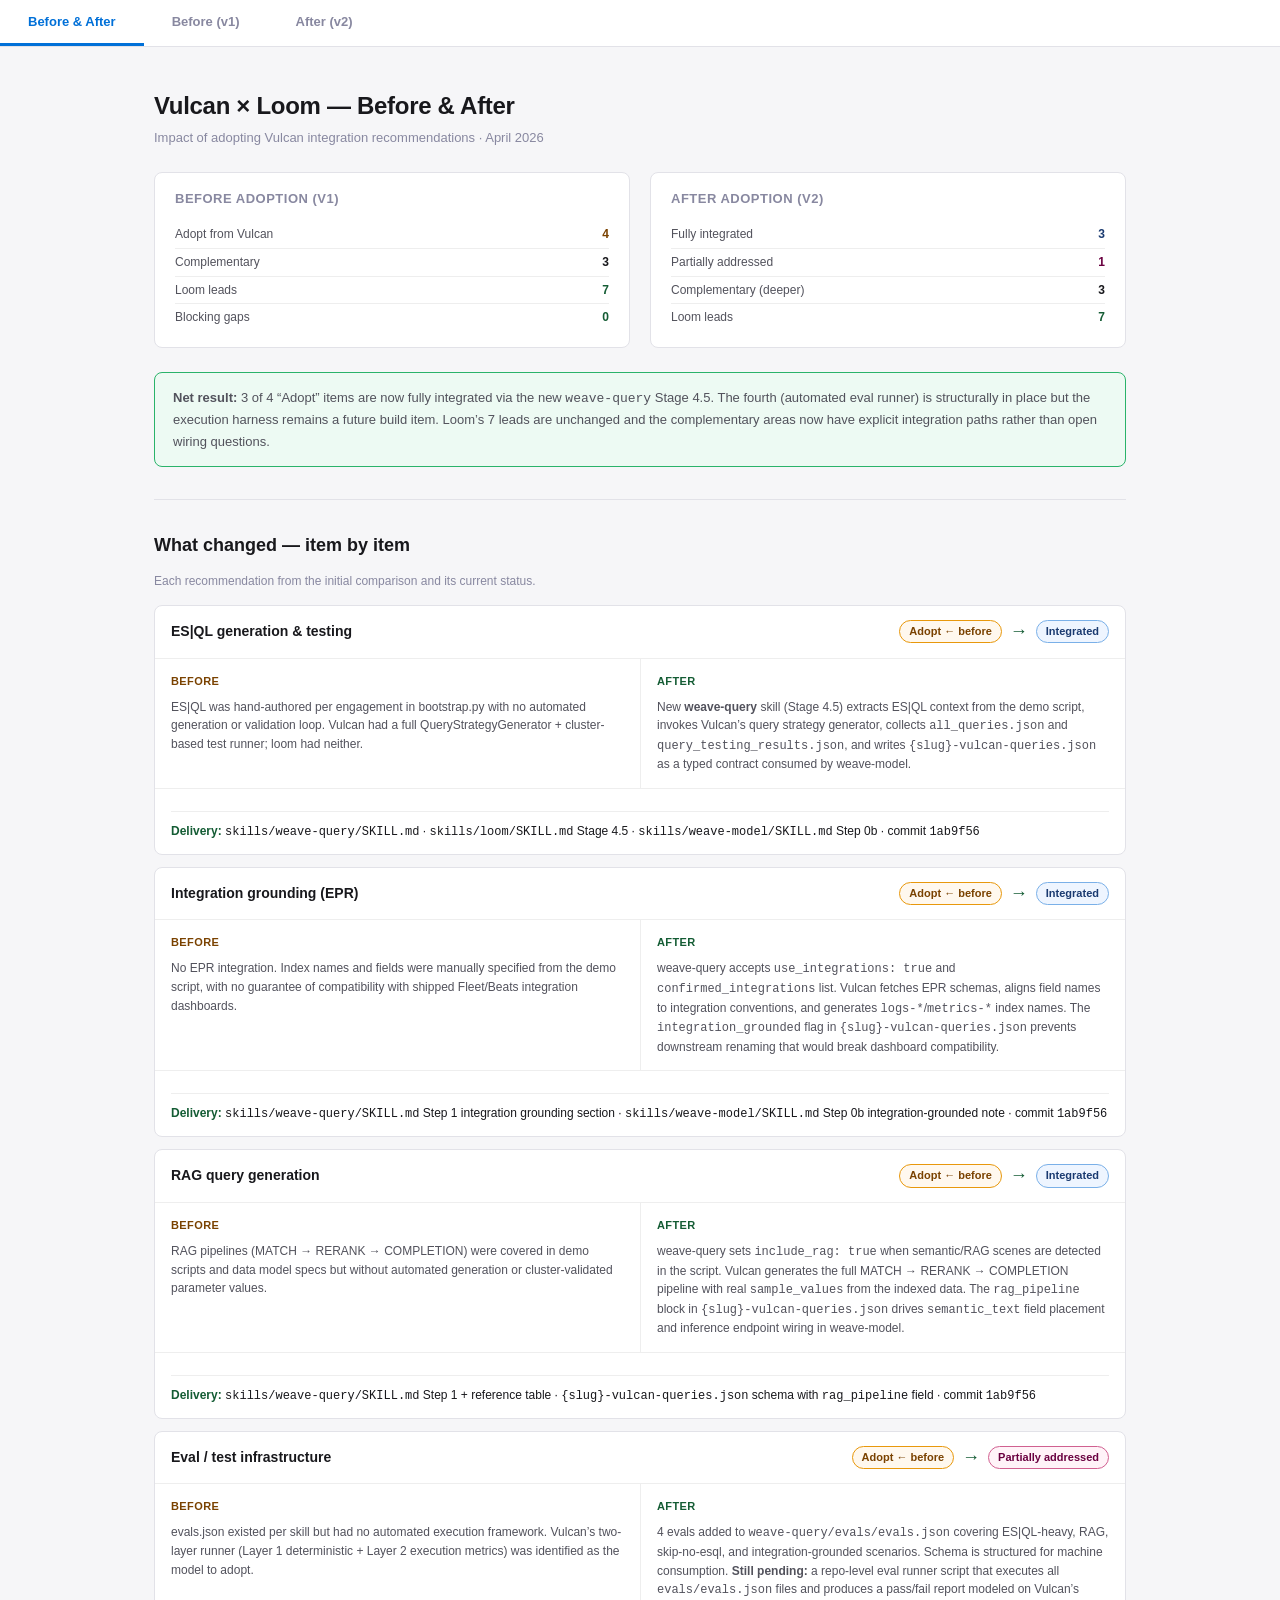
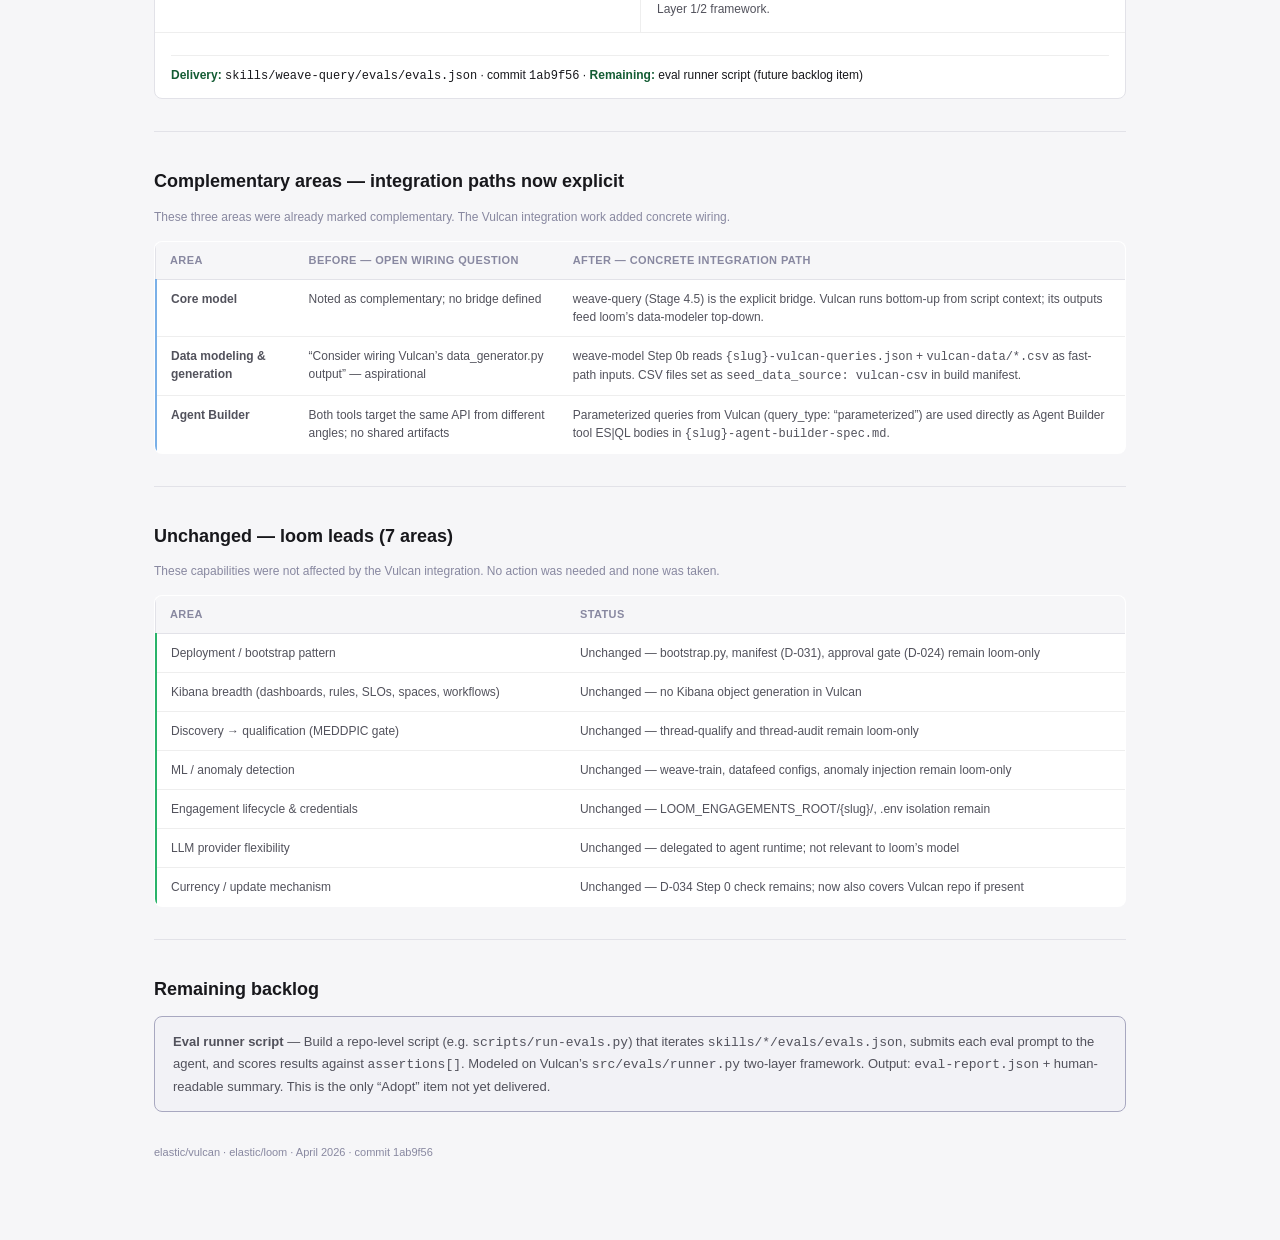
<file: docs/vulcan-vs-loom-v2.html>
<!DOCTYPE html>
<html lang="en">
<head>
<meta charset="UTF-8">
<meta name="viewport" content="width=device-width, initial-scale=1.0">
<title>Vulcan vs Loom — Before &amp; After Adoption · April 2026</title>
<style>
  *, *::before, *::after { box-sizing: border-box; margin: 0; padding: 0; }

  :root {
    --bg:         #f6f6f8;
    --surface:    #ffffff;
    --border:     #e2e2e8;
    --border-sm:  #eeeeee;
    --text:       #18181c;
    --text-2:     #52525c;
    --text-3:     #8888a0;
    --accent:     #0070d8;

    --warn-bg:    #fff8ee;
    --warn-bd:    #e8980c;
    --warn-text:  #7a4200;

    --ok-bg:      #edfaf3;
    --ok-bd:      #2ab36a;
    --ok-text:    #145c34;

    --neu-bg:     #f2f2f6;
    --neu-bd:     #a8a8c0;
    --neu-text:   #38384e;

    --blue-bg:    #eef5ff;
    --blue-bd:    #7ab0e8;
    --blue-text:  #1a3a70;

    --partial-bg: #fff3f8;
    --partial-bd: #d06090;
    --partial-text:#6a0040;

    font-size: 14px;
    color: var(--text);
    background: var(--bg);
    font-family: -apple-system, BlinkMacSystemFont, "Segoe UI", Helvetica, Arial, sans-serif;
    line-height: 1.55;
  }

  body { padding: 0 0 80px; }
  .page { max-width: 1020px; margin: 0 auto; padding: 0 24px; }

  /* ── Nav tabs ── */
  .tab-nav {
    position: sticky;
    top: 0;
    z-index: 10;
    background: var(--surface);
    border-bottom: 1px solid var(--border);
    display: flex;
    gap: 0;
  }
  .tab-btn {
    padding: 14px 28px;
    font-size: 13px;
    font-weight: 600;
    border: none;
    background: transparent;
    cursor: pointer;
    color: var(--text-3);
    border-bottom: 3px solid transparent;
    transition: color 0.15s;
  }
  .tab-btn.active { color: var(--accent); border-bottom-color: var(--accent); }
  .tab-btn:hover:not(.active) { color: var(--text-2); }
  .tab-pane { display: none; padding-top: 40px; }
  .tab-pane.active { display: block; }

  /* ── Typography ── */
  h1 { font-size: 24px; font-weight: 700; letter-spacing: -0.3px; }
  h2 { font-size: 18px; font-weight: 650; margin-top: 36px; margin-bottom: 12px; }
  h3 { font-size: 14px; font-weight: 650; margin-bottom: 8px; }
  .subtitle { font-size: 13px; color: var(--text-3); margin-top: 4px; }
  .section-sub { font-size: 12px; color: var(--text-3); margin-bottom: 14px; }
  hr { border: none; border-top: 1px solid var(--border); margin: 32px 0; }

  /* ── Stats ── */
  .stats { display: grid; grid-template-columns: repeat(4, 1fr); gap: 12px; margin: 20px 0; }
  .stat { background: var(--surface); border: 1px solid var(--border); border-radius: 8px; padding: 14px 16px; }
  .stat-value { font-size: 28px; font-weight: 700; line-height: 1; }
  .stat-label { font-size: 11px; color: var(--text-3); margin-top: 4px; text-transform: uppercase; letter-spacing: 0.5px; }
  .stat.warn   .stat-value { color: var(--warn-text); }
  .stat.ok     .stat-value { color: var(--ok-text); }
  .stat.blue   .stat-value { color: var(--blue-text); }
  .stat.partial .stat-value { color: var(--partial-text); }

  /* ── Callout ── */
  .callout { border-radius: 8px; padding: 14px 18px; font-size: 13px; line-height: 1.65; border: 1px solid; }
  .callout.blue    { background: var(--blue-bg);    border-color: var(--blue-bd);    color: var(--text-2); }
  .callout.ok      { background: var(--ok-bg);      border-color: var(--ok-bd);      color: var(--text-2); }
  .callout.neutral { background: var(--neu-bg);     border-color: var(--neu-bd);     color: var(--text-2); }

  /* ── Pills ── */
  .pill { display: inline-block; font-size: 11px; font-weight: 600; padding: 2px 9px; border-radius: 20px; white-space: nowrap; border: 1px solid; }
  .pill.warn    { background: var(--warn-bg);    color: var(--warn-text);    border-color: var(--warn-bd); }
  .pill.ok      { background: var(--ok-bg);      color: var(--ok-text);      border-color: var(--ok-bd); }
  .pill.neu     { background: var(--neu-bg);     color: var(--neu-text);     border-color: var(--neu-bd); }
  .pill.blue    { background: var(--blue-bg);    color: var(--blue-text);    border-color: var(--blue-bd); }
  .pill.partial { background: var(--partial-bg); color: var(--partial-text); border-color: var(--partial-bd); }

  /* ── Cards ── */
  .card { background: var(--surface); border: 1px solid var(--border); border-radius: 8px; overflow: hidden; margin-bottom: 12px; }
  .card-header { display: flex; align-items: center; justify-content: space-between; padding: 12px 16px; border-bottom: 1px solid var(--border-sm); }
  .card-title { font-size: 14px; font-weight: 600; }
  .card-body { padding: 14px 16px; }
  .card-cols { display: grid; grid-template-columns: 1fr 1fr; gap: 20px; }
  .col-label { font-size: 11px; font-weight: 700; text-transform: uppercase; letter-spacing: 0.4px; color: var(--text-3); margin-bottom: 4px; }
  .col-text  { font-size: 12px; color: var(--text-2); line-height: 1.55; }
  .rec-row { margin-top: 12px; padding-top: 12px; border-top: 1px solid var(--border-sm); }
  .rec-label { font-size: 11px; font-weight: 700; text-transform: uppercase; letter-spacing: 0.4px; color: var(--text-3); margin-bottom: 3px; }
  .rec-text  { font-size: 12px; color: var(--text); line-height: 1.55; }

  /* ── Delta card (before/after) ── */
  .delta-card { background: var(--surface); border: 1px solid var(--border); border-radius: 8px; overflow: hidden; margin-bottom: 12px; }
  .delta-header { display: flex; align-items: center; justify-content: space-between; padding: 12px 16px; border-bottom: 1px solid var(--border-sm); }
  .delta-title { font-size: 14px; font-weight: 600; }
  .delta-body { display: grid; grid-template-columns: 1fr 1fr; }
  .delta-col { padding: 14px 16px; }
  .delta-col + .delta-col { border-left: 1px solid var(--border-sm); }
  .delta-col-label { font-size: 11px; font-weight: 700; text-transform: uppercase; letter-spacing: 0.4px; margin-bottom: 8px; }
  .delta-col.before .delta-col-label { color: var(--warn-text); }
  .delta-col.after  .delta-col-label { color: var(--ok-text); }
  .delta-text { font-size: 12px; color: var(--text-2); line-height: 1.55; }
  .delta-change { margin-top: 10px; padding-top: 10px; border-top: 1px solid var(--border-sm); font-size: 12px; color: var(--text); }
  .delta-change strong { color: var(--ok-text); }

  /* ── Tables ── */
  .tbl-wrap { overflow-x: auto; }
  table { width: 100%; border-collapse: collapse; font-size: 12px; background: var(--surface); border: 1px solid var(--border); border-radius: 8px; overflow: hidden; }
  th { text-align: left; padding: 10px 14px; font-size: 11px; font-weight: 700; text-transform: uppercase; letter-spacing: 0.4px; color: var(--text-3); background: var(--bg); border-bottom: 1px solid var(--border); }
  td { padding: 10px 14px; border-bottom: 1px solid var(--border-sm); color: var(--text-2); vertical-align: top; line-height: 1.5; }
  tr:last-child td { border-bottom: none; }
  tr.ok   td:first-child { border-left: 3px solid var(--ok-bd); }
  tr.warn td:first-child { border-left: 3px solid var(--warn-bd); }
  tr.neu  td:first-child { border-left: 3px solid var(--neu-bd); }
  tr.blue td:first-child { border-left: 3px solid var(--blue-bd); }
  tr.partial td:first-child { border-left: 3px solid var(--partial-bd); }

  /* ── Architecture grid ── */
  .arch-grid { display: grid; grid-template-columns: repeat(3, 1fr); gap: 12px; }
  .arch-card { background: var(--surface); border: 1px solid var(--border); border-radius: 8px; padding: 14px 16px; }
  .arch-title { font-size: 13px; font-weight: 600; margin-bottom: 6px; }
  .arch-owner { font-size: 11px; font-weight: 700; text-transform: uppercase; letter-spacing: 0.4px; color: var(--text-3); margin-bottom: 6px; }
  .arch-text  { font-size: 12px; color: var(--text-2); line-height: 1.55; }

  /* ── Diff columns ── */
  .diff-grid { display: grid; grid-template-columns: 1fr 1fr; gap: 24px; }
  .bullet-list { list-style: none; padding: 0; }
  .bullet-list li { display: flex; gap: 8px; font-size: 12px; color: var(--text-2); margin-bottom: 6px; line-height: 1.5; }
  .bullet-list li::before { content: "—"; color: var(--text-3); flex-shrink: 0; }

  /* ── Summary banner ── */
  .summary-bar { display: grid; grid-template-columns: 1fr 1fr; gap: 20px; margin-bottom: 24px; }
  .summary-col { border: 1px solid var(--border); border-radius: 8px; padding: 16px 20px; background: var(--surface); }
  .summary-col h3 { font-size: 13px; color: var(--text-3); text-transform: uppercase; letter-spacing: 0.5px; font-weight: 600; margin-bottom: 12px; }
  .summary-row { display: flex; justify-content: space-between; font-size: 12px; padding: 4px 0; border-bottom: 1px solid var(--border-sm); }
  .summary-row:last-child { border-bottom: none; }
  .summary-row .lbl { color: var(--text-2); }
  .summary-row .val { font-weight: 600; }
  .val.warn { color: var(--warn-text); }
  .val.ok   { color: var(--ok-text); }
  .val.blue { color: var(--blue-text); }
  .val.partial { color: var(--partial-text); }

  .arrow { font-size: 18px; color: var(--ok-text); }

  .footer { font-size: 11px; color: var(--text-3); margin-top: 32px; padding-bottom: 20px; }

  @media (max-width: 680px) {
    .stats { grid-template-columns: repeat(2, 1fr); }
    .card-cols, .delta-body, .arch-grid, .diff-grid, .summary-bar { grid-template-columns: 1fr; }
    .delta-col + .delta-col { border-left: none; border-top: 1px solid var(--border-sm); }
  }
</style>
</head>
<body>

<!-- Tab nav -->
<div class="tab-nav">
  <button class="tab-btn active" onclick="showTab('delta')">Before &amp; After</button>
  <button class="tab-btn" onclick="showTab('before')">Before (v1)</button>
  <button class="tab-btn" onclick="showTab('after')">After (v2)</button>
</div>

<!-- ═══════════════════════════════════════════════════════════ DELTA TAB -->
<div id="tab-delta" class="tab-pane active">
<div class="page">

  <h1>Vulcan &times; Loom &mdash; Before &amp; After</h1>
  <p class="subtitle">Impact of adopting Vulcan integration recommendations &middot; April 2026</p>

  <!-- Summary bar -->
  <div style="margin: 24px 0;">
    <div class="summary-bar">
      <div class="summary-col">
        <h3>Before adoption (v1)</h3>
        <div class="summary-row"><span class="lbl">Adopt from Vulcan</span><span class="val warn">4</span></div>
        <div class="summary-row"><span class="lbl">Complementary</span><span class="val">3</span></div>
        <div class="summary-row"><span class="lbl">Loom leads</span><span class="val ok">7</span></div>
        <div class="summary-row"><span class="lbl">Blocking gaps</span><span class="val ok">0</span></div>
      </div>
      <div class="summary-col">
        <h3>After adoption (v2)</h3>
        <div class="summary-row"><span class="lbl">Fully integrated</span><span class="val blue">3</span></div>
        <div class="summary-row"><span class="lbl">Partially addressed</span><span class="val partial">1</span></div>
        <div class="summary-row"><span class="lbl">Complementary (deeper)</span><span class="val">3</span></div>
        <div class="summary-row"><span class="lbl">Loom leads</span><span class="val ok">7</span></div>
      </div>
    </div>
    <div class="callout ok" style="margin-top:12px;">
      <strong>Net result:</strong> 3 of 4 &ldquo;Adopt&rdquo; items are now fully integrated via the new
      <code>weave-query</code> Stage 4.5. The fourth (automated eval runner) is structurally
      in place but the execution harness remains a future build item. Loom&rsquo;s 7 leads are
      unchanged and the complementary areas now have explicit integration paths rather than open wiring questions.
    </div>
  </div>

  <hr>
  <h2 style="margin-top:0">What changed — item by item</h2>
  <p class="section-sub">Each recommendation from the initial comparison and its current status.</p>

  <!-- ES|QL -->
  <div class="delta-card">
    <div class="delta-header">
      <span class="delta-title">ES|QL generation &amp; testing</span>
      <span style="display:flex;gap:8px;align-items:center;">
        <span class="pill warn">Adopt ← before</span>
        <span class="arrow">→</span>
        <span class="pill blue">Integrated</span>
      </span>
    </div>
    <div class="delta-body">
      <div class="delta-col before">
        <div class="delta-col-label">Before</div>
        <div class="delta-text">ES|QL was hand-authored per engagement in bootstrap.py with no automated generation or validation loop. Vulcan had a full QueryStrategyGenerator + cluster-based test runner; loom had neither.</div>
      </div>
      <div class="delta-col after">
        <div class="delta-col-label">After</div>
        <div class="delta-text">New <strong>weave-query</strong> skill (Stage 4.5) extracts ES|QL context from the demo script, invokes Vulcan&rsquo;s query strategy generator, collects <code>all_queries.json</code> and <code>query_testing_results.json</code>, and writes <code>{slug}-vulcan-queries.json</code> as a typed contract consumed by weave-model.</div>
      </div>
    </div>
    <div style="padding:12px 16px; border-top:1px solid var(--border-sm);">
      <div class="delta-change"><strong>Delivery:</strong> <code>skills/weave-query/SKILL.md</code> &middot; <code>skills/loom/SKILL.md</code> Stage 4.5 &middot; <code>skills/weave-model/SKILL.md</code> Step 0b &middot; commit <code>1ab9f56</code></div>
    </div>
  </div>

  <!-- Integration grounding -->
  <div class="delta-card">
    <div class="delta-header">
      <span class="delta-title">Integration grounding (EPR)</span>
      <span style="display:flex;gap:8px;align-items:center;">
        <span class="pill warn">Adopt ← before</span>
        <span class="arrow">→</span>
        <span class="pill blue">Integrated</span>
      </span>
    </div>
    <div class="delta-body">
      <div class="delta-col before">
        <div class="delta-col-label">Before</div>
        <div class="delta-text">No EPR integration. Index names and fields were manually specified from the demo script, with no guarantee of compatibility with shipped Fleet/Beats integration dashboards.</div>
      </div>
      <div class="delta-col after">
        <div class="delta-col-label">After</div>
        <div class="delta-text">weave-query accepts <code>use_integrations: true</code> and <code>confirmed_integrations</code> list. Vulcan fetches EPR schemas, aligns field names to integration conventions, and generates <code>logs-*</code>/<code>metrics-*</code> index names. The <code>integration_grounded</code> flag in <code>{slug}-vulcan-queries.json</code> prevents downstream renaming that would break dashboard compatibility.</div>
      </div>
    </div>
    <div style="padding:12px 16px; border-top:1px solid var(--border-sm);">
      <div class="delta-change"><strong>Delivery:</strong> <code>skills/weave-query/SKILL.md</code> Step 1 integration grounding section &middot; <code>skills/weave-model/SKILL.md</code> Step 0b integration-grounded note &middot; commit <code>1ab9f56</code></div>
    </div>
  </div>

  <!-- RAG -->
  <div class="delta-card">
    <div class="delta-header">
      <span class="delta-title">RAG query generation</span>
      <span style="display:flex;gap:8px;align-items:center;">
        <span class="pill warn">Adopt ← before</span>
        <span class="arrow">→</span>
        <span class="pill blue">Integrated</span>
      </span>
    </div>
    <div class="delta-body">
      <div class="delta-col before">
        <div class="delta-col-label">Before</div>
        <div class="delta-text">RAG pipelines (MATCH &rarr; RERANK &rarr; COMPLETION) were covered in demo scripts and data model specs but without automated generation or cluster-validated parameter values.</div>
      </div>
      <div class="delta-col after">
        <div class="delta-col-label">After</div>
        <div class="delta-text">weave-query sets <code>include_rag: true</code> when semantic/RAG scenes are detected in the script. Vulcan generates the full MATCH &rarr; RERANK &rarr; COMPLETION pipeline with real <code>sample_values</code> from the indexed data. The <code>rag_pipeline</code> block in <code>{slug}-vulcan-queries.json</code> drives <code>semantic_text</code> field placement and inference endpoint wiring in weave-model.</div>
      </div>
    </div>
    <div style="padding:12px 16px; border-top:1px solid var(--border-sm);">
      <div class="delta-change"><strong>Delivery:</strong> <code>skills/weave-query/SKILL.md</code> Step 1 + reference table &middot; <code>{slug}-vulcan-queries.json</code> schema with <code>rag_pipeline</code> field &middot; commit <code>1ab9f56</code></div>
    </div>
  </div>

  <!-- Eval -->
  <div class="delta-card">
    <div class="delta-header">
      <span class="delta-title">Eval / test infrastructure</span>
      <span style="display:flex;gap:8px;align-items:center;">
        <span class="pill warn">Adopt ← before</span>
        <span class="arrow">→</span>
        <span class="pill partial">Partially addressed</span>
      </span>
    </div>
    <div class="delta-body">
      <div class="delta-col before">
        <div class="delta-col-label">Before</div>
        <div class="delta-text">evals.json existed per skill but had no automated execution framework. Vulcan&rsquo;s two-layer runner (Layer 1 deterministic + Layer 2 execution metrics) was identified as the model to adopt.</div>
      </div>
      <div class="delta-col after">
        <div class="delta-col-label">After</div>
        <div class="delta-text">4 evals added to <code>weave-query/evals/evals.json</code> covering ES|QL-heavy, RAG, skip-no-esql, and integration-grounded scenarios. Schema is structured for machine consumption. <strong>Still pending:</strong> a repo-level eval runner script that executes all <code>evals/evals.json</code> files and produces a pass/fail report modeled on Vulcan&rsquo;s Layer 1/2 framework.</div>
      </div>
    </div>
    <div style="padding:12px 16px; border-top:1px solid var(--border-sm);">
      <div class="delta-change"><strong>Delivery:</strong> <code>skills/weave-query/evals/evals.json</code> &middot; commit <code>1ab9f56</code> &middot; <strong>Remaining:</strong> eval runner script (future backlog item)</div>
    </div>
  </div>

  <hr>

  <!-- Complementary — what changed -->
  <h2>Complementary areas — integration paths now explicit</h2>
  <p class="section-sub">These three areas were already marked complementary. The Vulcan integration work added concrete wiring.</p>

  <div class="tbl-wrap">
    <table>
      <thead><tr><th>Area</th><th>Before — open wiring question</th><th>After — concrete integration path</th></tr></thead>
      <tbody>
        <tr class="blue">
          <td><strong>Core model</strong></td>
          <td>Noted as complementary; no bridge defined</td>
          <td>weave-query (Stage 4.5) is the explicit bridge. Vulcan runs bottom-up from script context; its outputs feed loom&rsquo;s data-modeler top-down.</td>
        </tr>
        <tr class="blue">
          <td><strong>Data modeling &amp; generation</strong></td>
          <td>&ldquo;Consider wiring Vulcan&rsquo;s data_generator.py output&rdquo; — aspirational</td>
          <td>weave-model Step 0b reads <code>{slug}-vulcan-queries.json</code> + <code>vulcan-data/*.csv</code> as fast-path inputs. CSV files set as <code>seed_data_source: vulcan-csv</code> in build manifest.</td>
        </tr>
        <tr class="blue">
          <td><strong>Agent Builder</strong></td>
          <td>Both tools target the same API from different angles; no shared artifacts</td>
          <td>Parameterized queries from Vulcan (query_type: &ldquo;parameterized&rdquo;) are used directly as Agent Builder tool ES|QL bodies in <code>{slug}-agent-builder-spec.md</code>.</td>
        </tr>
      </tbody>
    </table>
  </div>

  <hr>

  <!-- Unchanged -->
  <h2>Unchanged — loom leads (7 areas)</h2>
  <p class="section-sub">These capabilities were not affected by the Vulcan integration. No action was needed and none was taken.</p>
  <div class="tbl-wrap">
    <table>
      <thead><tr><th>Area</th><th>Status</th></tr></thead>
      <tbody>
        <tr class="ok"><td>Deployment / bootstrap pattern</td><td>Unchanged &mdash; bootstrap.py, manifest (D-031), approval gate (D-024) remain loom-only</td></tr>
        <tr class="ok"><td>Kibana breadth (dashboards, rules, SLOs, spaces, workflows)</td><td>Unchanged &mdash; no Kibana object generation in Vulcan</td></tr>
        <tr class="ok"><td>Discovery &rarr; qualification (MEDDPIC gate)</td><td>Unchanged &mdash; thread-qualify and thread-audit remain loom-only</td></tr>
        <tr class="ok"><td>ML / anomaly detection</td><td>Unchanged &mdash; weave-train, datafeed configs, anomaly injection remain loom-only</td></tr>
        <tr class="ok"><td>Engagement lifecycle &amp; credentials</td><td>Unchanged &mdash; LOOM_ENGAGEMENTS_ROOT/{slug}/, .env isolation remain</td></tr>
        <tr class="ok"><td>LLM provider flexibility</td><td>Unchanged &mdash; delegated to agent runtime; not relevant to loom&rsquo;s model</td></tr>
        <tr class="ok"><td>Currency / update mechanism</td><td>Unchanged &mdash; D-034 Step 0 check remains; now also covers Vulcan repo if present</td></tr>
      </tbody>
    </table>
  </div>

  <hr>
  <h2>Remaining backlog</h2>
  <div class="callout neutral">
    <strong>Eval runner script</strong> &mdash; Build a repo-level script (e.g. <code>scripts/run-evals.py</code>) that iterates
    <code>skills/*/evals/evals.json</code>, submits each eval prompt to the agent, and scores results against
    <code>assertions[]</code>. Modeled on Vulcan&rsquo;s <code>src/evals/runner.py</code> two-layer framework.
    Output: <code>eval-report.json</code> + human-readable summary. This is the only &ldquo;Adopt&rdquo;
    item not yet delivered.
  </div>

  <p class="footer">elastic/vulcan &middot; elastic/loom &middot; April 2026 &middot; commit 1ab9f56</p>
</div>
</div><!-- end delta tab -->

<!-- ═══════════════════════════════════════════════════════════ BEFORE TAB -->
<div id="tab-before" class="tab-pane">
<div class="page">

  <h1>Vulcan vs Loom &mdash; Before</h1>
  <p class="subtitle">Initial comparison · elastic/vulcan · elastic/loom · April 2026</p>

  <div class="stats">
    <div class="stat warn"><div class="stat-value">4</div><div class="stat-label">Adopt from Vulcan</div></div>
    <div class="stat"><div class="stat-value">3</div><div class="stat-label">Complementary</div></div>
    <div class="stat ok"><div class="stat-value">7</div><div class="stat-label">Loom leads</div></div>
    <div class="stat ok"><div class="stat-value">0</div><div class="stat-label">Blocking gaps</div></div>
  </div>

  <hr>
  <h2 style="margin-top:0">Summary</h2>
  <div class="callout blue">
    Vulcan and loom solve overlapping but distinct problems. <strong>Vulcan</strong> is an LLM-powered
    data + ES|QL generator oriented around rapid Agent Builder prototyping from a single prompt.
    <strong>Loom</strong> is a structured SA pipeline that converts customer discovery through
    qualification, scripting, data modeling, and full-stack deployment into a persistent demo environment.
    They are most powerful used together, not as alternatives.
  </div>

  <hr>
  <h2>Adopt from Vulcan &mdash; 4 areas</h2>
  <p class="section-sub">Capabilities where Vulcan was materially ahead and adoption would fill real gaps.</p>

  <div class="card">
    <div class="card-header"><span class="card-title">ES|QL generation &amp; testing</span><span class="pill warn">Adopt from Vulcan</span></div>
    <div class="card-body">
      <div class="card-cols">
        <div><div class="col-label">Vulcan</div><div class="col-text">First-class. QueryStrategyGenerator, parameterized ES|QL, RAG pipelines, query_test_runner validates against cluster, compliance checker auto-repairs.</div></div>
        <div><div class="col-label">Loom</div><div class="col-text">ES|QL appears in demo scripts and bootstrap.py but is hand-authored per engagement &mdash; no automated generation or validation loop.</div></div>
      </div>
      <div class="rec-row"><div class="rec-label">Recommendation</div><div class="rec-text"><strong>High priority.</strong> Adopt Vulcan&rsquo;s ES|QL generation + test runner as input to weave-model.</div></div>
    </div>
  </div>

  <div class="card">
    <div class="card-header"><span class="card-title">Integration grounding (EPR)</span><span class="pill warn">Adopt from Vulcan</span></div>
    <div class="card-body">
      <div class="card-cols">
        <div><div class="col-label">Vulcan</div><div class="col-text">Fetches Elastic Package Registry, aligns field names to integration schemas, auto-names indices to logs-*/metrics-* for integration dashboard compatibility.</div></div>
        <div><div class="col-label">Loom</div><div class="col-text">No EPR integration. Index names and fields manually specified from the demo script.</div></div>
      </div>
      <div class="rec-row"><div class="rec-label">Recommendation</div><div class="rec-text"><strong>Medium priority.</strong> When a demo involves Fleet/Beats integrations, Vulcan&rsquo;s EPR grounding ensures generated data is compatible with shipped integration dashboards.</div></div>
    </div>
  </div>

  <div class="card">
    <div class="card-header"><span class="card-title">Eval / test infrastructure</span><span class="pill warn">Adopt from Vulcan</span></div>
    <div class="card-body">
      <div class="card-cols">
        <div><div class="col-label">Vulcan</div><div class="col-text">Formal eval framework: Layer 1 (deterministic validation) + Layer 2 (execution metrics). pytest suite, HTML eval reports, query_testing_results.json per demo.</div></div>
        <div><div class="col-label">Loom</div><div class="col-text">evals.json per skill (prompt + expected_output + assertions). No automated execution framework &mdash; evals are manual/LLM-reviewed.</div></div>
      </div>
      <div class="rec-row"><div class="rec-label">Recommendation</div><div class="rec-text"><strong>Medium priority.</strong> Adopt Vulcan&rsquo;s two-layer eval runner pattern for automated skill regression testing.</div></div>
    </div>
  </div>

  <div class="card">
    <div class="card-header"><span class="card-title">RAG query generation</span><span class="pill warn">Adopt from Vulcan</span></div>
    <div class="card-body">
      <div class="card-cols">
        <div><div class="col-label">Vulcan</div><div class="col-text">Explicit MATCH &rarr; RERANK &rarr; COMPLETION pipeline generation. Parameterized RAG queries with real sample values from indexed data.</div></div>
        <div><div class="col-label">Loom</div><div class="col-text">RAG covered in script + data model (semantic_text, EIS endpoints). No automated RAG query generation or cluster validation.</div></div>
      </div>
      <div class="rec-row"><div class="rec-label">Recommendation</div><div class="rec-text"><strong>Medium priority.</strong> Vulcan&rsquo;s parameterized RAG query generation with cluster-validated outputs would improve weave-model for semantic/search demos.</div></div>
    </div>
  </div>

  <hr>
  <h2>Complementary &mdash; 3 areas</h2>
  <p class="section-sub">Where each tool solved a different part of the same problem. Integration paths were open questions.</p>

  <div class="card">
    <div class="card-header"><span class="card-title">Core model</span><span class="pill neu">Complementary</span></div>
    <div class="card-body">
      <div class="card-cols">
        <div><div class="col-label">Vulcan</div><div class="col-text">Streamlit app + LLM Python codegen. Prompt &rarr; data_generator.py + query_generator.py modules.</div></div>
        <div><div class="col-label">Loom</div><div class="col-text">Agent skill pipeline. Discovery notes &rarr; structured JSON &rarr; bootstrap.py via SKILL.md instructions.</div></div>
      </div>
      <div class="rec-row"><div class="rec-label">Integration path</div><div class="rec-text">Different layers. Vulcan generates the data layer bottom-up from a prompt; loom builds top-down from customer discovery. Bridge was not yet defined.</div></div>
    </div>
  </div>

  <div class="card">
    <div class="card-header"><span class="card-title">Data modeling &amp; generation</span><span class="pill neu">Complementary</span></div>
    <div class="card-body">
      <div class="card-cols">
        <div><div class="col-label">Vulcan</div><div class="col-text">LLM-generated pandas DataFrames &rarr; CSV &rarr; bulk index. Infers mappings from dtypes. semantic_text + inference id. TSDS/lookup/data_stream modes.</div></div>
        <div><div class="col-label">Loom</div><div class="col-text">weave-model produces explicit JSON mappings + seed data spec. Hot-only ILM default. EIS for inference.</div></div>
      </div>
      <div class="rec-row"><div class="rec-label">Integration path</div><div class="rec-text">Consider wiring Vulcan&rsquo;s data_generator.py output into loom&rsquo;s data-model spec as an optional input path. (Aspirational — not yet implemented.)</div></div>
    </div>
  </div>

  <div class="card">
    <div class="card-header"><span class="card-title">Agent Builder</span><span class="pill neu">Complementary</span></div>
    <div class="card-body">
      <div class="card-cols">
        <div><div class="col-label">Vulcan</div><div class="col-text">Primary focus. ES|QL tool generation + deploy via /api/agent_builder.</div></div>
        <div><div class="col-label">Loom</div><div class="col-text">First-class via weave-agent + deploy step 13. Full lifecycle: design &rarr; spec &rarr; deploy &rarr; teardown &rarr; cost visibility.</div></div>
      </div>
      <div class="rec-row"><div class="rec-label">Integration path</div><div class="rec-text">Vulcan and loom target the same Agent Builder API from different angles but shared no artifacts.</div></div>
    </div>
  </div>

  <hr>
  <h2>Loom leads &mdash; 7 areas</h2>
  <div class="tbl-wrap"><table>
    <thead><tr><th>Dimension</th><th>What loom had</th><th>Vulcan</th></tr></thead>
    <tbody>
      <tr class="ok"><td>Deployment / bootstrap pattern</td><td>Single idempotent bootstrap.py, manifest (D-031), approval gate (D-024)</td><td>Not present</td></tr>
      <tr class="ok"><td>Kibana breadth</td><td>Spaces, dashboards, SLOs, alerting, SIEM rules, Workflows, Cases, Connectors</td><td>Not present</td></tr>
      <tr class="ok"><td>Discovery &rarr; qualification</td><td>MEDDPIC gate, platform audit, pipeline stops if not_qualified</td><td>Not present</td></tr>
      <tr class="ok"><td>ML / anomaly detection</td><td>weave-train, datafeed configs, anomaly injection</td><td>Not present</td></tr>
      <tr class="ok"><td>Engagement lifecycle</td><td>LOOM_ENGAGEMENTS_ROOT/{slug}/, .env per customer</td><td>Not present</td></tr>
      <tr class="ok"><td>LLM provider flexibility</td><td>Delegated to agent runtime</td><td>Not present</td></tr>
      <tr class="ok"><td>Currency / update mechanism</td><td>D-034 Step 0 currency check</td><td>Not present</td></tr>
    </tbody>
  </table></div>

  <p class="footer">Initial comparison &middot; elastic/vulcan &middot; elastic/loom &middot; April 2026</p>
</div>
</div><!-- end before tab -->

<!-- ═══════════════════════════════════════════════════════════ AFTER TAB -->
<div id="tab-after" class="tab-pane">
<div class="page">

  <h1>Vulcan vs Loom &mdash; After</h1>
  <p class="subtitle">Post-adoption state &middot; elastic/vulcan &middot; elastic/loom &middot; April 2026 &middot; commit 1ab9f56</p>

  <div class="stats">
    <div class="stat blue"><div class="stat-value">3</div><div class="stat-label">Fully integrated</div></div>
    <div class="stat partial"><div class="stat-value">1</div><div class="stat-label">Partially addressed</div></div>
    <div class="stat"><div class="stat-value">3</div><div class="stat-label">Complementary</div></div>
    <div class="stat ok"><div class="stat-value">7</div><div class="stat-label">Loom leads</div></div>
  </div>

  <hr>
  <h2 style="margin-top:0">Summary</h2>
  <div class="callout ok">
    3 of 4 &ldquo;Adopt&rdquo; items are now fully integrated. The new <strong>weave-query</strong>
    skill (Stage 4.5) bridges Vulcan&rsquo;s bottom-up data + ES|QL generation into loom&rsquo;s
    pipeline, consuming validated queries, integration-grounded data, and RAG pipelines upstream of
    weave-model. Complementary areas have explicit integration paths. Loom&rsquo;s 7 leads
    are unchanged.
  </div>

  <hr>
  <h2>Integrated &mdash; 3 areas</h2>
  <p class="section-sub">Previously &ldquo;Adopt from Vulcan&rdquo; &mdash; now delivered via weave-query and weave-model updates.</p>

  <div class="card">
    <div class="card-header"><span class="card-title">ES|QL generation &amp; testing</span><span class="pill blue">Integrated</span></div>
    <div class="card-body">
      <div class="card-cols">
        <div><div class="col-label">Vulcan</div><div class="col-text">QueryStrategyGenerator produces parameterized ES|QL. query_test_runner validates against cluster. Results in <code>all_queries.json</code> + <code>query_testing_results.json</code>.</div></div>
        <div><div class="col-label">Loom</div><div class="col-text">weave-query (Stage 4.5) extracts context from the demo script, invokes Vulcan, collects results, and writes <code>{slug}-vulcan-queries.json</code>. weave-model Step 0b reads this as a fast path.</div></div>
      </div>
      <div class="rec-row"><div class="rec-label">Delivered in</div><div class="rec-text"><code>skills/weave-query/SKILL.md</code> &middot; <code>skills/weave-model/SKILL.md</code> Step 0b &middot; orchestrator Stage 4.5</div></div>
    </div>
  </div>

  <div class="card">
    <div class="card-header"><span class="card-title">Integration grounding (EPR)</span><span class="pill blue">Integrated</span></div>
    <div class="card-body">
      <div class="card-cols">
        <div><div class="col-label">Vulcan</div><div class="col-text">EPR fetch, field alignment, logs-*/metrics-* naming for Fleet/Beats integrations. Shipped integration dashboards apply automatically when field names match.</div></div>
        <div><div class="col-label">Loom</div><div class="col-text">weave-query supports <code>use_integrations: true</code> + <code>confirmed_integrations[]</code>. <code>integration_grounded: true</code> flag in <code>{slug}-vulcan-queries.json</code> prevents downstream field renaming.</div></div>
      </div>
      <div class="rec-row"><div class="rec-label">Delivered in</div><div class="rec-text"><code>skills/weave-query/SKILL.md</code> Step 1 + Step 5 schema &middot; <code>skills/weave-model/SKILL.md</code> integration-grounded note</div></div>
    </div>
  </div>

  <div class="card">
    <div class="card-header"><span class="card-title">RAG query generation</span><span class="pill blue">Integrated</span></div>
    <div class="card-body">
      <div class="card-cols">
        <div><div class="col-label">Vulcan</div><div class="col-text">MATCH &rarr; RERANK &rarr; COMPLETION pipeline generation. Parameterized RAG queries with real <code>sample_values</code> from indexed data.</div></div>
        <div><div class="col-label">Loom</div><div class="col-text">weave-query sets <code>include_rag: true</code> for semantic/RAG scenes. <code>rag_pipeline</code> block in <code>{slug}-vulcan-queries.json</code> drives <code>semantic_text</code> field placement and inference endpoint wiring in weave-model.</div></div>
      </div>
      <div class="rec-row"><div class="rec-label">Delivered in</div><div class="rec-text"><code>skills/weave-query/SKILL.md</code> Step 1 + query type reference table &middot; <code>{slug}-vulcan-queries.json</code> schema <code>rag_pipeline</code> field</div></div>
    </div>
  </div>

  <hr>
  <h2>Partially addressed &mdash; 1 area</h2>

  <div class="card">
    <div class="card-header"><span class="card-title">Eval / test infrastructure</span><span class="pill partial">Partially addressed</span></div>
    <div class="card-body">
      <div class="card-cols">
        <div><div class="col-label">What was delivered</div><div class="col-text">4 evals added to <code>weave-query/evals/evals.json</code>. Schema structured for machine consumption. Coverage: ES|QL-heavy, RAG/search, skip-no-esql, integration-grounded scenarios.</div></div>
        <div><div class="col-label">Still pending</div><div class="col-text">Repo-level eval runner script (<code>scripts/run-evals.py</code>) that executes all <code>skills/*/evals/evals.json</code> files and scores results against <code>assertions[]</code> &mdash; modeled on Vulcan&rsquo;s two-layer framework. Future backlog item.</div></div>
      </div>
    </div>
  </div>

  <hr>
  <h2>Complementary &mdash; 3 areas (integration paths now explicit)</h2>

  <div class="card">
    <div class="card-header"><span class="card-title">Core model</span><span class="pill neu">Complementary</span></div>
    <div class="card-body">
      <div class="card-cols">
        <div><div class="col-label">Vulcan</div><div class="col-text">Bottom-up LLM codegen. Prompt &rarr; Python modules &rarr; indexed data.</div></div>
        <div><div class="col-label">Loom</div><div class="col-text">Top-down structured pipeline. Discovery &rarr; script &rarr; data model &rarr; bootstrap.py.</div></div>
      </div>
      <div class="rec-row"><div class="rec-label">Integration path (now explicit)</div><div class="rec-text">weave-query (Stage 4.5) is the bridge. Vulcan runs on script context, produces validated artifacts, loom consumes them in Stage 5.</div></div>
    </div>
  </div>

  <div class="card">
    <div class="card-header"><span class="card-title">Data modeling &amp; generation</span><span class="pill neu">Complementary</span></div>
    <div class="card-body">
      <div class="card-cols">
        <div><div class="col-label">Vulcan</div><div class="col-text">LLM synthetic DataFrames &rarr; CSV &rarr; bulk index. Infers ES mappings from dtypes.</div></div>
        <div><div class="col-label">Loom</div><div class="col-text">Explicit JSON mappings + seed data spec. weave-model Step 0b now reads Vulcan fast path; CSV files set as <code>seed_data_source: vulcan-csv</code> in build manifest.</div></div>
      </div>
      <div class="rec-row"><div class="rec-label">Integration path (now explicit)</div><div class="rec-text">When Vulcan outputs exist, weave-model skips re-deriving index lists and seed data; uses Vulcan&rsquo;s profiled field distributions directly.</div></div>
    </div>
  </div>

  <div class="card">
    <div class="card-header"><span class="card-title">Agent Builder</span><span class="pill neu">Complementary</span></div>
    <div class="card-body">
      <div class="card-cols">
        <div><div class="col-label">Vulcan</div><div class="col-text">ES|QL tool generation; deploys tools + agents via /api/agent_builder.</div></div>
        <div><div class="col-label">Loom</div><div class="col-text">Full lifecycle via weave-agent. Parameterized queries from Vulcan (query_type: &ldquo;parameterized&rdquo;) are now used directly as Agent Builder tool ES|QL bodies.</div></div>
      </div>
      <div class="rec-row"><div class="rec-label">Integration path (now explicit)</div><div class="rec-text">Vulcan&rsquo;s validated parameterized queries feed into the agent-builder-spec directly, removing hand-authoring of tool queries.</div></div>
    </div>
  </div>

  <hr>
  <h2>Loom leads &mdash; 7 areas (unchanged)</h2>
  <div class="tbl-wrap"><table>
    <thead><tr><th>Dimension</th><th>Loom capability</th><th>Vulcan</th></tr></thead>
    <tbody>
      <tr class="ok"><td>Deployment / bootstrap pattern</td><td>Single idempotent bootstrap.py, cluster-resident manifest (D-031), approval gate (D-024)</td><td>Not present</td></tr>
      <tr class="ok"><td>Kibana breadth</td><td>Spaces, dashboards (stable UUIDs), SLOs, alerting, SIEM rules (clone-not-modify D-032), Workflows, Cases, Connectors</td><td>Not present</td></tr>
      <tr class="ok"><td>Discovery &rarr; qualification</td><td>warp-listen &rarr; thread-qualify (MEDDPIC) &rarr; thread-audit; stops if not_qualified</td><td>Not present</td></tr>
      <tr class="ok"><td>ML / anomaly detection</td><td>weave-train, datafeed configs, bootstrap steps 11&ndash;12 deploy, step 14 injects anomalies</td><td>Not present</td></tr>
      <tr class="ok"><td>Engagement lifecycle</td><td>LOOM_ENGAGEMENTS_ROOT/{slug}/, .env per customer, multi-session persistence</td><td>Not present</td></tr>
      <tr class="ok"><td>LLM provider flexibility</td><td>Delegated to agent runtime (Cursor / Claude Code)</td><td>Not present</td></tr>
      <tr class="ok"><td>Currency / update mechanism</td><td>D-034 Step 0 currency check; now covers Vulcan repo if present</td><td>Not present</td></tr>
    </tbody>
  </table></div>

  <p class="footer">Post-adoption state &middot; elastic/vulcan &middot; elastic/loom &middot; April 2026 &middot; commit 1ab9f56</p>
</div>
</div><!-- end after tab -->

<script>
  function showTab(name) {
    document.querySelectorAll('.tab-pane').forEach(p => p.classList.remove('active'));
    document.querySelectorAll('.tab-btn').forEach(b => b.classList.remove('active'));
    document.getElementById('tab-' + name).classList.add('active');
    event.currentTarget.classList.add('active');
  }
</script>
</body>
</html>
</file>
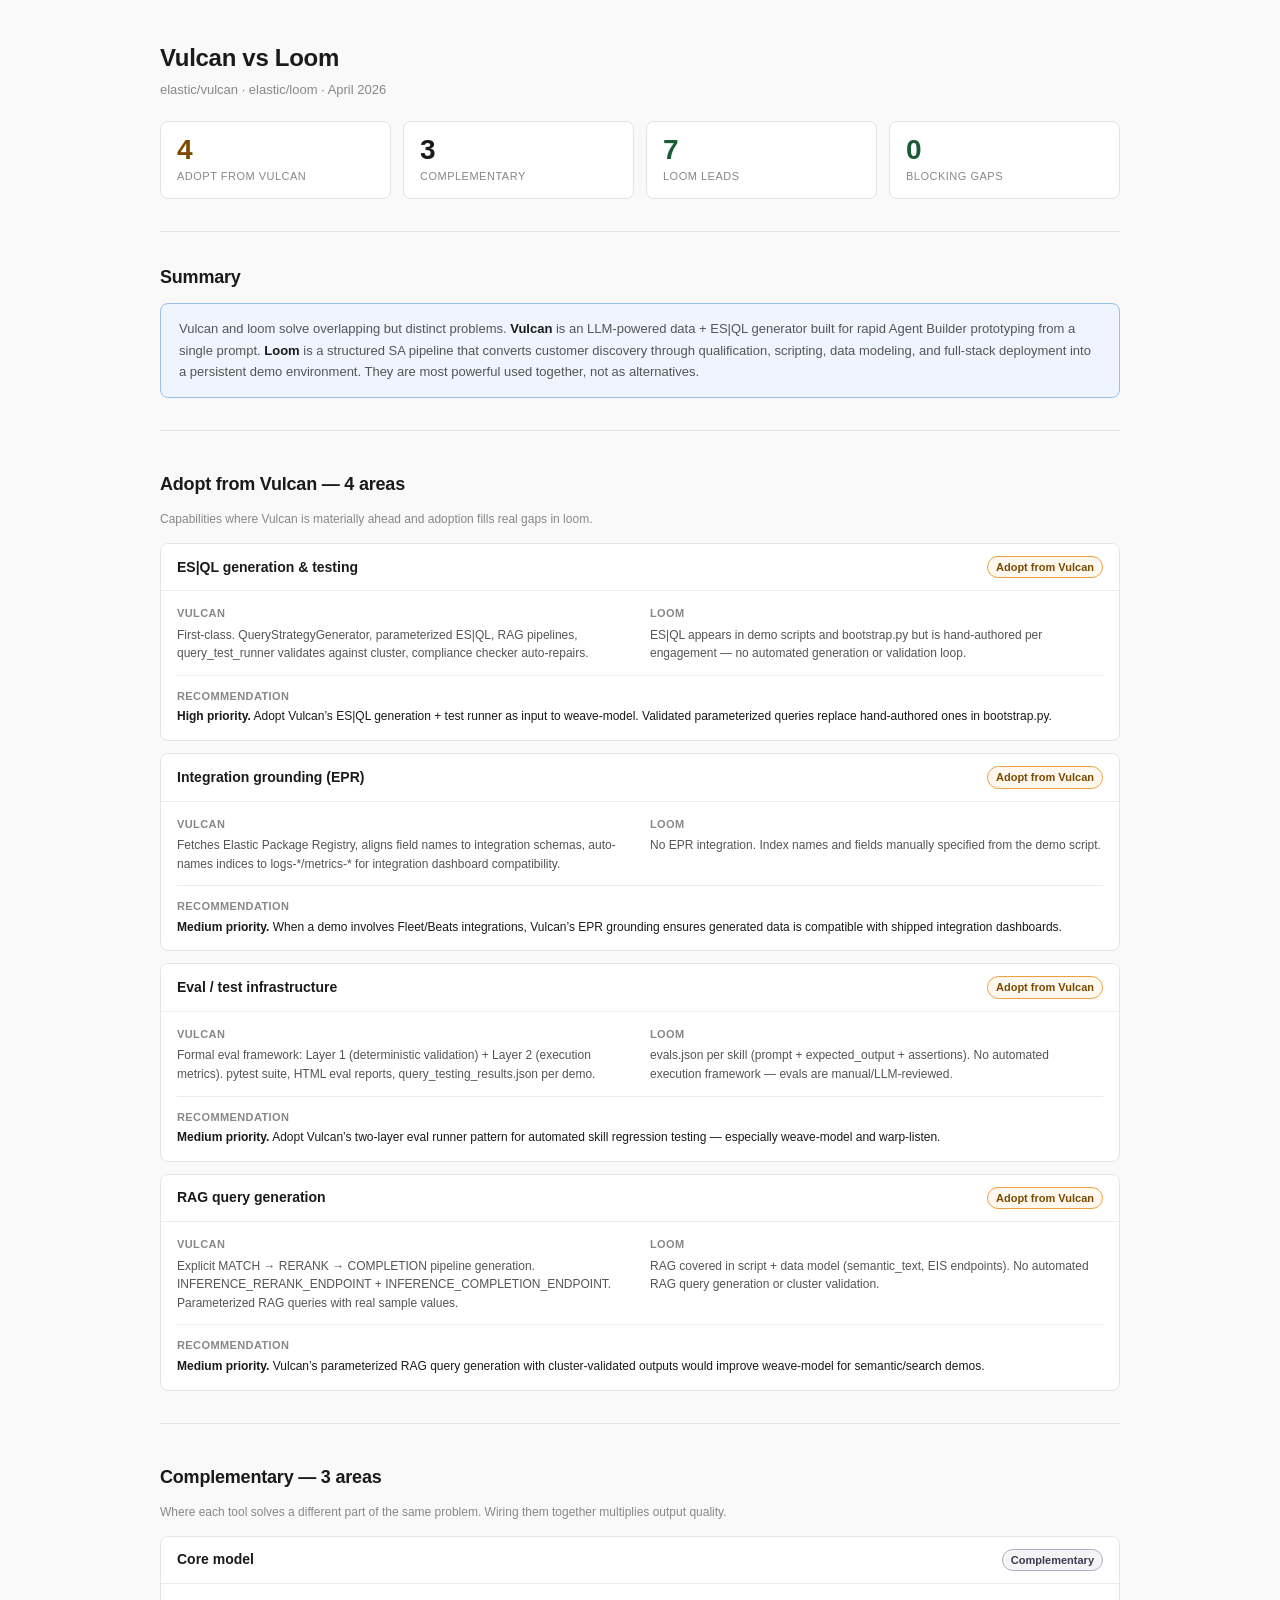
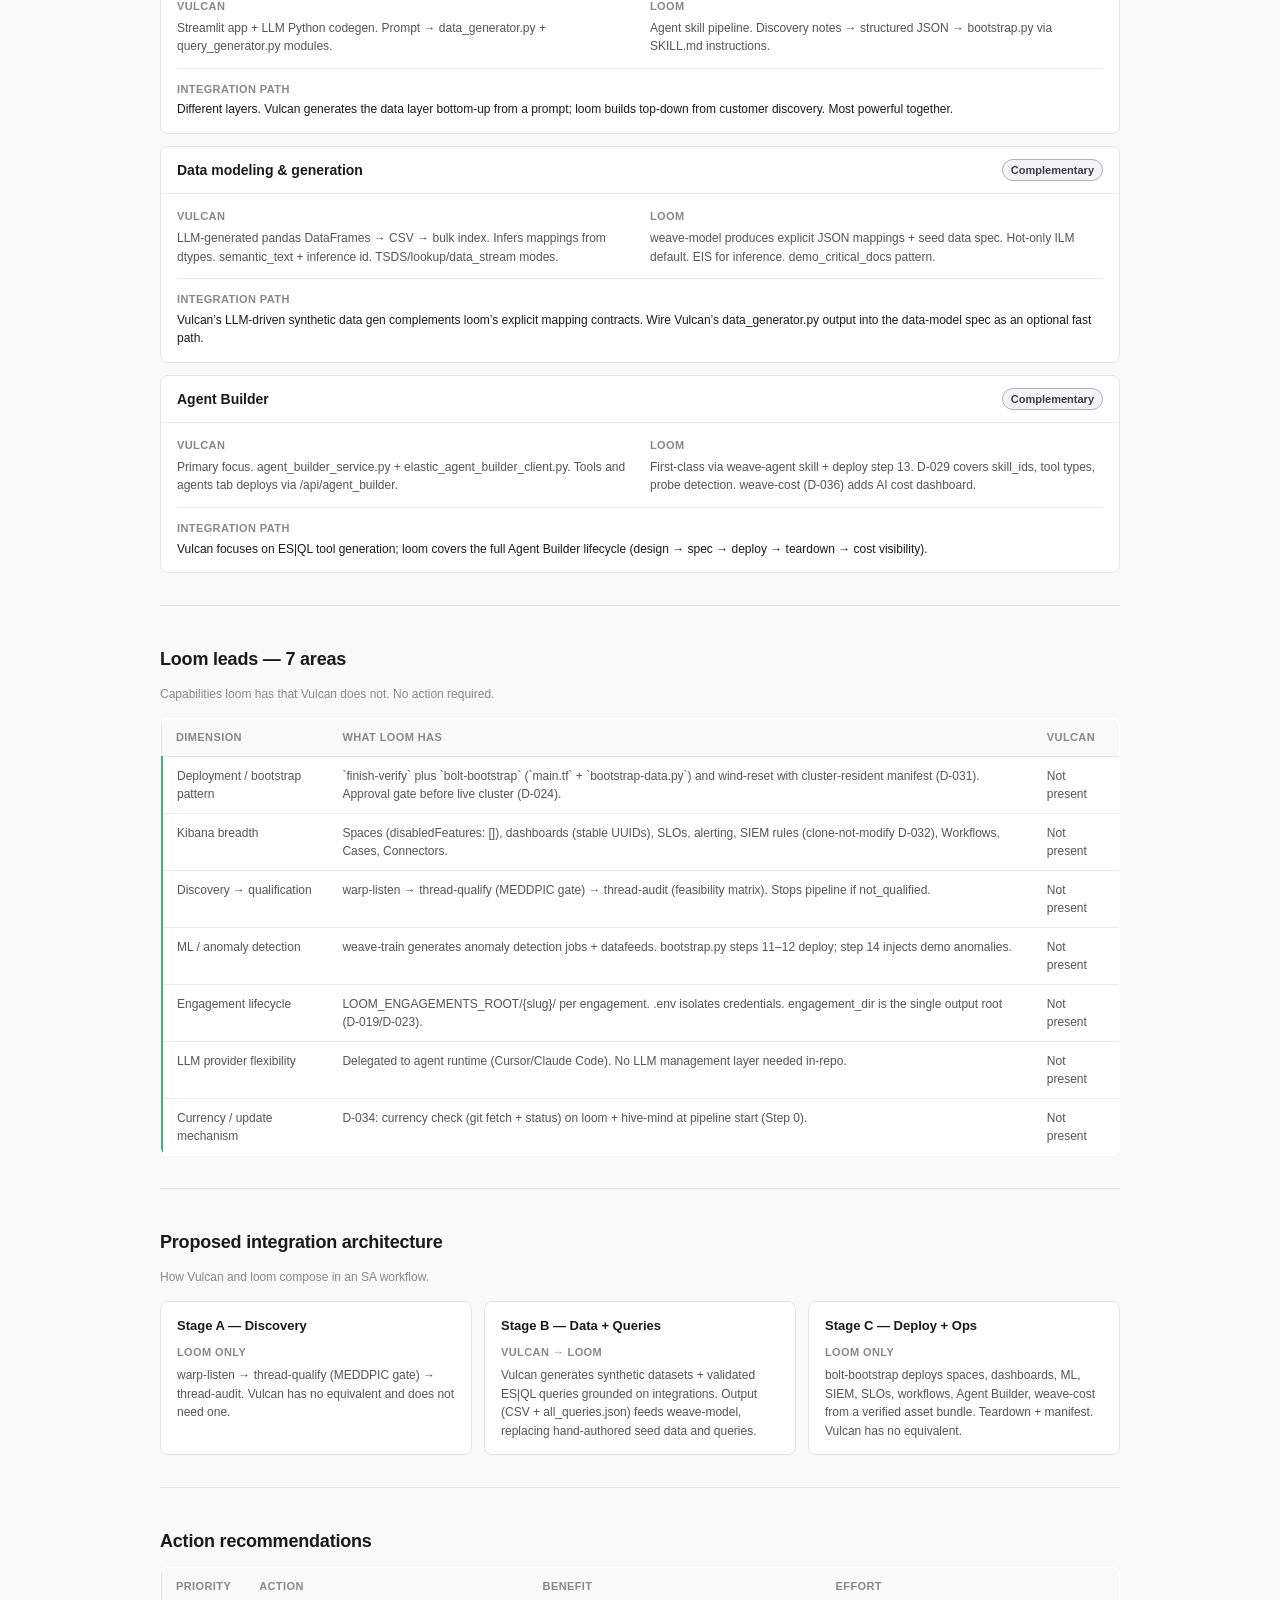
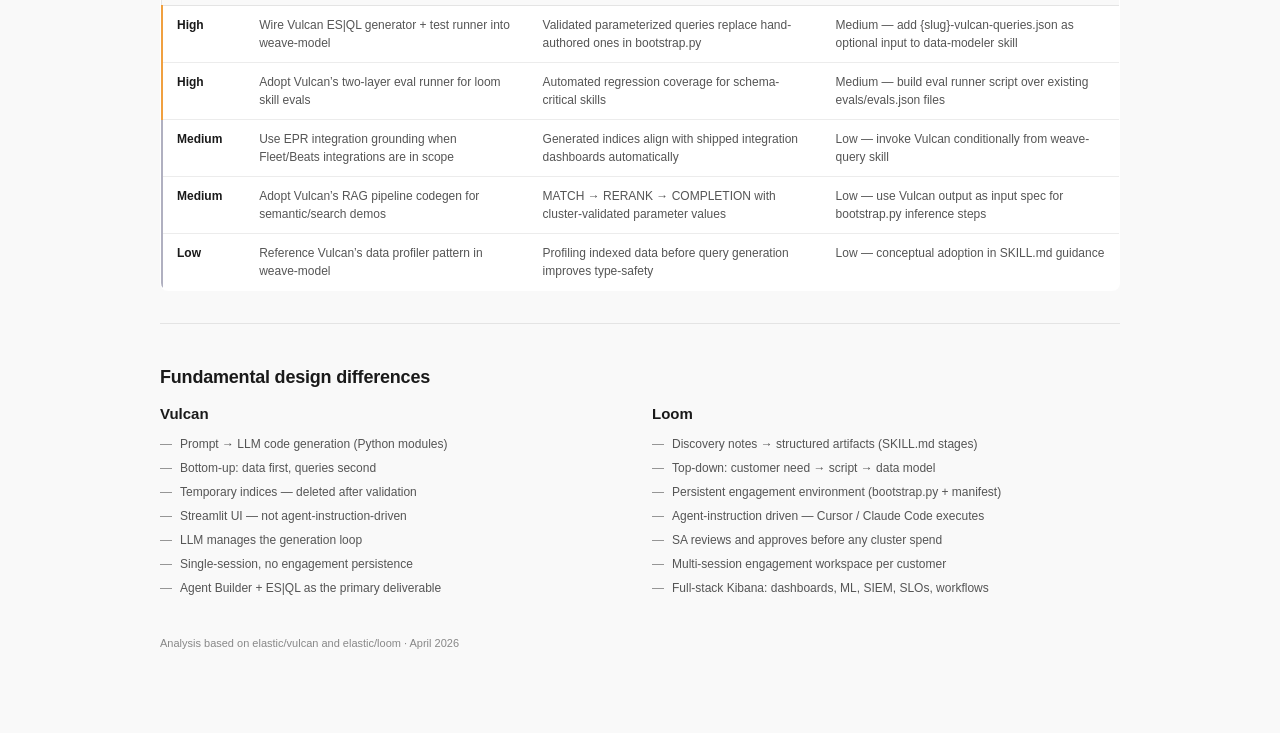
<file: docs/vulcan-vs-loom.html>
<!DOCTYPE html>
<html lang="en">
<head>
<meta charset="UTF-8">
<meta name="viewport" content="width=device-width, initial-scale=1.0">
<title>Vulcan vs Loom — April 2026</title>
<style>
  *, *::before, *::after { box-sizing: border-box; margin: 0; padding: 0; }

  :root {
    --bg:        #f9f9f9;
    --surface:   #ffffff;
    --border:    #e4e4e4;
    --border-sm: #ececec;
    --text:      #1a1a1a;
    --text-2:    #555;
    --text-3:    #888;
    --accent:    #0077cc;
    --warn-bg:   #fff8ee;
    --warn-bd:   #f0a040;
    --warn-text: #7a4a00;
    --ok-bg:     #f0faf4;
    --ok-bd:     #3ab56e;
    --ok-text:   #1a5c35;
    --neu-bg:    #f4f4f6;
    --neu-bd:    #b0b0c0;
    --neu-text:  #3a3a50;
    --callout-bg:#eef5ff;
    --callout-bd:#99c0e8;
    font-size: 14px;
    color: var(--text);
    background: var(--bg);
    font-family: -apple-system, BlinkMacSystemFont, "Segoe UI", Helvetica, Arial, sans-serif;
    line-height: 1.5;
  }

  body { padding: 40px 24px 80px; }

  .page { max-width: 960px; margin: 0 auto; }

  /* Typography */
  h1 { font-size: 24px; font-weight: 650; letter-spacing: -0.3px; }
  h2 { font-size: 18px; font-weight: 650; letter-spacing: -0.2px; margin-top: 40px; margin-bottom: 12px; }
  h3 { font-size: 15px; font-weight: 600; margin-bottom: 10px; }
  p, .body-text { font-size: 13px; color: var(--text-2); line-height: 1.6; }
  .subtitle { font-size: 13px; color: var(--text-3); margin-top: 4px; }
  .section-sub { font-size: 12px; color: var(--text-3); margin-bottom: 14px; }
  strong { font-weight: 600; color: var(--text); }

  /* Divider */
  hr { border: none; border-top: 1px solid var(--border); margin: 32px 0; }

  /* Stats row */
  .stats { display: grid; grid-template-columns: repeat(4, 1fr); gap: 12px; margin: 20px 0; }
  .stat {
    background: var(--surface);
    border: 1px solid var(--border);
    border-radius: 8px;
    padding: 14px 16px;
  }
  .stat-value { font-size: 28px; font-weight: 700; line-height: 1; }
  .stat-label { font-size: 11px; color: var(--text-3); margin-top: 4px; text-transform: uppercase; letter-spacing: 0.5px; }
  .stat.warn .stat-value { color: var(--warn-text); }
  .stat.ok   .stat-value { color: var(--ok-text); }

  /* Callout */
  .callout {
    background: var(--callout-bg);
    border: 1px solid var(--callout-bd);
    border-radius: 8px;
    padding: 14px 18px;
    font-size: 13px;
    color: var(--text-2);
    line-height: 1.65;
  }

  /* Pills */
  .pill {
    display: inline-block;
    font-size: 11px;
    font-weight: 600;
    padding: 2px 8px;
    border-radius: 20px;
    white-space: nowrap;
  }
  .pill.warn  { background: var(--warn-bg); color: var(--warn-text); border: 1px solid var(--warn-bd); }
  .pill.ok    { background: var(--ok-bg);   color: var(--ok-text);   border: 1px solid var(--ok-bd); }
  .pill.neu   { background: var(--neu-bg);  color: var(--neu-text);  border: 1px solid var(--neu-bd); }

  /* Finding cards */
  .card {
    background: var(--surface);
    border: 1px solid var(--border);
    border-radius: 8px;
    overflow: hidden;
    margin-bottom: 12px;
  }
  .card-header {
    display: flex;
    align-items: center;
    justify-content: space-between;
    padding: 12px 16px;
    border-bottom: 1px solid var(--border-sm);
    background: var(--surface);
  }
  .card-header-title { font-size: 14px; font-weight: 600; }
  .card-body { padding: 14px 16px; }
  .card-cols { display: grid; grid-template-columns: 1fr 1fr; gap: 20px; }
  .col-label { font-size: 11px; font-weight: 700; text-transform: uppercase; letter-spacing: 0.4px; color: var(--text-3); margin-bottom: 4px; }
  .col-text  { font-size: 12px; color: var(--text-2); line-height: 1.55; }
  .rec-row {
    margin-top: 12px;
    padding-top: 12px;
    border-top: 1px solid var(--border-sm);
  }
  .rec-label { font-size: 11px; font-weight: 700; text-transform: uppercase; letter-spacing: 0.4px; color: var(--text-3); margin-bottom: 3px; }
  .rec-text  { font-size: 12px; color: var(--text); line-height: 1.55; }

  /* Table */
  .tbl-wrap { overflow-x: auto; }
  table { width: 100%; border-collapse: collapse; font-size: 12px; background: var(--surface); border: 1px solid var(--border); border-radius: 8px; overflow: hidden; }
  th { text-align: left; padding: 10px 14px; font-size: 11px; font-weight: 700; text-transform: uppercase; letter-spacing: 0.4px; color: var(--text-3); background: var(--bg); border-bottom: 1px solid var(--border); }
  td { padding: 10px 14px; border-bottom: 1px solid var(--border-sm); color: var(--text-2); vertical-align: top; }
  tr:last-child td { border-bottom: none; }
  tr.row-ok td:first-child { border-left: 3px solid var(--ok-bd); }
  tr.row-warn td:first-child { border-left: 3px solid var(--warn-bd); }
  tr.row-neu td:first-child { border-left: 3px solid var(--neu-bd); }

  /* 3-col grid for architecture */
  .arch-grid { display: grid; grid-template-columns: repeat(3, 1fr); gap: 12px; }
  .arch-card { background: var(--surface); border: 1px solid var(--border); border-radius: 8px; padding: 14px 16px; }
  .arch-title { font-size: 13px; font-weight: 600; margin-bottom: 8px; }
  .arch-owner { font-size: 11px; font-weight: 700; text-transform: uppercase; letter-spacing: 0.4px; color: var(--text-3); margin-bottom: 6px; }
  .arch-text  { font-size: 12px; color: var(--text-2); line-height: 1.55; }

  /* Diff columns */
  .diff-grid { display: grid; grid-template-columns: 1fr 1fr; gap: 24px; }
  .bullet-list { list-style: none; padding: 0; }
  .bullet-list li { display: flex; gap: 8px; font-size: 12px; color: var(--text-2); margin-bottom: 6px; line-height: 1.5; }
  .bullet-list li::before { content: "—"; color: var(--text-3); flex-shrink: 0; }

  .footer { font-size: 11px; color: var(--text-3); margin-top: 32px; }

  @media (max-width: 640px) {
    .stats { grid-template-columns: repeat(2, 1fr); }
    .card-cols { grid-template-columns: 1fr; }
    .arch-grid { grid-template-columns: 1fr; }
    .diff-grid { grid-template-columns: 1fr; }
  }
</style>
</head>
<body>
<div class="page">

  <!-- Header -->
  <h1>Vulcan vs Loom</h1>
  <p class="subtitle">elastic/vulcan &middot; elastic/loom &middot; April 2026</p>

  <!-- Stats -->
  <div class="stats">
    <div class="stat warn">
      <div class="stat-value">4</div>
      <div class="stat-label">Adopt from Vulcan</div>
    </div>
    <div class="stat">
      <div class="stat-value">3</div>
      <div class="stat-label">Complementary</div>
    </div>
    <div class="stat ok">
      <div class="stat-value">7</div>
      <div class="stat-label">Loom leads</div>
    </div>
    <div class="stat ok">
      <div class="stat-value">0</div>
      <div class="stat-label">Blocking gaps</div>
    </div>
  </div>

  <hr>

  <!-- Summary -->
  <h2 style="margin-top:0">Summary</h2>
  <div class="callout">
    Vulcan and loom solve overlapping but distinct problems.
    <strong>Vulcan</strong> is an LLM-powered data + ES|QL generator built for rapid Agent Builder
    prototyping from a single prompt. <strong>Loom</strong> is a structured SA pipeline that
    converts customer discovery through qualification, scripting, data modeling, and full-stack
    deployment into a persistent demo environment. They are most powerful used together, not as
    alternatives.
  </div>

  <hr>

  <!-- Adopt from Vulcan -->
  <h2>Adopt from Vulcan &mdash; 4 areas</h2>
  <p class="section-sub">Capabilities where Vulcan is materially ahead and adoption fills real gaps in loom.</p>

  <div class="card">
    <div class="card-header">
      <span class="card-header-title">ES|QL generation &amp; testing</span>
      <span class="pill warn">Adopt from Vulcan</span>
    </div>
    <div class="card-body">
      <div class="card-cols">
        <div><div class="col-label">Vulcan</div><div class="col-text">First-class. QueryStrategyGenerator, parameterized ES|QL, RAG pipelines, query_test_runner validates against cluster, compliance checker auto-repairs.</div></div>
        <div><div class="col-label">Loom</div><div class="col-text">ES|QL appears in demo scripts and bootstrap.py but is hand-authored per engagement &mdash; no automated generation or validation loop.</div></div>
      </div>
      <div class="rec-row"><div class="rec-label">Recommendation</div><div class="rec-text"><strong>High priority.</strong> Adopt Vulcan&rsquo;s ES|QL generation + test runner as input to weave-model. Validated parameterized queries replace hand-authored ones in bootstrap.py.</div></div>
    </div>
  </div>

  <div class="card">
    <div class="card-header">
      <span class="card-header-title">Integration grounding (EPR)</span>
      <span class="pill warn">Adopt from Vulcan</span>
    </div>
    <div class="card-body">
      <div class="card-cols">
        <div><div class="col-label">Vulcan</div><div class="col-text">Fetches Elastic Package Registry, aligns field names to integration schemas, auto-names indices to logs-*/metrics-* for integration dashboard compatibility.</div></div>
        <div><div class="col-label">Loom</div><div class="col-text">No EPR integration. Index names and fields manually specified from the demo script.</div></div>
      </div>
      <div class="rec-row"><div class="rec-label">Recommendation</div><div class="rec-text"><strong>Medium priority.</strong> When a demo involves Fleet/Beats integrations, Vulcan&rsquo;s EPR grounding ensures generated data is compatible with shipped integration dashboards.</div></div>
    </div>
  </div>

  <div class="card">
    <div class="card-header">
      <span class="card-header-title">Eval / test infrastructure</span>
      <span class="pill warn">Adopt from Vulcan</span>
    </div>
    <div class="card-body">
      <div class="card-cols">
        <div><div class="col-label">Vulcan</div><div class="col-text">Formal eval framework: Layer 1 (deterministic validation) + Layer 2 (execution metrics). pytest suite, HTML eval reports, query_testing_results.json per demo.</div></div>
        <div><div class="col-label">Loom</div><div class="col-text">evals.json per skill (prompt + expected_output + assertions). No automated execution framework &mdash; evals are manual/LLM-reviewed.</div></div>
      </div>
      <div class="rec-row"><div class="rec-label">Recommendation</div><div class="rec-text"><strong>Medium priority.</strong> Adopt Vulcan&rsquo;s two-layer eval runner pattern for automated skill regression testing &mdash; especially weave-model and warp-listen.</div></div>
    </div>
  </div>

  <div class="card">
    <div class="card-header">
      <span class="card-header-title">RAG query generation</span>
      <span class="pill warn">Adopt from Vulcan</span>
    </div>
    <div class="card-body">
      <div class="card-cols">
        <div><div class="col-label">Vulcan</div><div class="col-text">Explicit MATCH &rarr; RERANK &rarr; COMPLETION pipeline generation. INFERENCE_RERANK_ENDPOINT + INFERENCE_COMPLETION_ENDPOINT. Parameterized RAG queries with real sample values.</div></div>
        <div><div class="col-label">Loom</div><div class="col-text">RAG covered in script + data model (semantic_text, EIS endpoints). No automated RAG query generation or cluster validation.</div></div>
      </div>
      <div class="rec-row"><div class="rec-label">Recommendation</div><div class="rec-text"><strong>Medium priority.</strong> Vulcan&rsquo;s parameterized RAG query generation with cluster-validated outputs would improve weave-model for semantic/search demos.</div></div>
    </div>
  </div>

  <hr>

  <!-- Complementary -->
  <h2>Complementary &mdash; 3 areas</h2>
  <p class="section-sub">Where each tool solves a different part of the same problem. Wiring them together multiplies output quality.</p>

  <div class="card">
    <div class="card-header">
      <span class="card-header-title">Core model</span>
      <span class="pill neu">Complementary</span>
    </div>
    <div class="card-body">
      <div class="card-cols">
        <div><div class="col-label">Vulcan</div><div class="col-text">Streamlit app + LLM Python codegen. Prompt &rarr; data_generator.py + query_generator.py modules.</div></div>
        <div><div class="col-label">Loom</div><div class="col-text">Agent skill pipeline. Discovery notes &rarr; structured JSON &rarr; bootstrap.py via SKILL.md instructions.</div></div>
      </div>
      <div class="rec-row"><div class="rec-label">Integration path</div><div class="rec-text">Different layers. Vulcan generates the data layer bottom-up from a prompt; loom builds top-down from customer discovery. Most powerful together.</div></div>
    </div>
  </div>

  <div class="card">
    <div class="card-header">
      <span class="card-header-title">Data modeling &amp; generation</span>
      <span class="pill neu">Complementary</span>
    </div>
    <div class="card-body">
      <div class="card-cols">
        <div><div class="col-label">Vulcan</div><div class="col-text">LLM-generated pandas DataFrames &rarr; CSV &rarr; bulk index. Infers mappings from dtypes. semantic_text + inference id. TSDS/lookup/data_stream modes.</div></div>
        <div><div class="col-label">Loom</div><div class="col-text">weave-model produces explicit JSON mappings + seed data spec. Hot-only ILM default. EIS for inference. demo_critical_docs pattern.</div></div>
      </div>
      <div class="rec-row"><div class="rec-label">Integration path</div><div class="rec-text">Vulcan&rsquo;s LLM-driven synthetic data gen complements loom&rsquo;s explicit mapping contracts. Wire Vulcan&rsquo;s data_generator.py output into the data-model spec as an optional fast path.</div></div>
    </div>
  </div>

  <div class="card">
    <div class="card-header">
      <span class="card-header-title">Agent Builder</span>
      <span class="pill neu">Complementary</span>
    </div>
    <div class="card-body">
      <div class="card-cols">
        <div><div class="col-label">Vulcan</div><div class="col-text">Primary focus. agent_builder_service.py + elastic_agent_builder_client.py. Tools and agents tab deploys via /api/agent_builder.</div></div>
        <div><div class="col-label">Loom</div><div class="col-text">First-class via weave-agent skill + deploy step 13. D-029 covers skill_ids, tool types, probe detection. weave-cost (D-036) adds AI cost dashboard.</div></div>
      </div>
      <div class="rec-row"><div class="rec-label">Integration path</div><div class="rec-text">Vulcan focuses on ES|QL tool generation; loom covers the full Agent Builder lifecycle (design &rarr; spec &rarr; deploy &rarr; teardown &rarr; cost visibility).</div></div>
    </div>
  </div>

  <hr>

  <!-- Loom leads -->
  <h2>Loom leads &mdash; 7 areas</h2>
  <p class="section-sub">Capabilities loom has that Vulcan does not. No action required.</p>
  <div class="tbl-wrap">
    <table>
      <thead><tr><th>Dimension</th><th>What loom has</th><th>Vulcan</th></tr></thead>
      <tbody>
        <tr class="row-ok"><td>Deployment / bootstrap pattern</td><td>`finish-verify` plus `bolt-bootstrap` (`main.tf` + `bootstrap-data.py`) and wind-reset with cluster-resident manifest (D-031). Approval gate before live cluster (D-024).</td><td>Not present</td></tr>
        <tr class="row-ok"><td>Kibana breadth</td><td>Spaces (disabledFeatures: []), dashboards (stable UUIDs), SLOs, alerting, SIEM rules (clone-not-modify D-032), Workflows, Cases, Connectors.</td><td>Not present</td></tr>
        <tr class="row-ok"><td>Discovery &rarr; qualification</td><td>warp-listen &rarr; thread-qualify (MEDDPIC gate) &rarr; thread-audit (feasibility matrix). Stops pipeline if not_qualified.</td><td>Not present</td></tr>
        <tr class="row-ok"><td>ML / anomaly detection</td><td>weave-train generates anomaly detection jobs + datafeeds. bootstrap.py steps 11&ndash;12 deploy; step 14 injects demo anomalies.</td><td>Not present</td></tr>
        <tr class="row-ok"><td>Engagement lifecycle</td><td>LOOM_ENGAGEMENTS_ROOT/{slug}/ per engagement. .env isolates credentials. engagement_dir is the single output root (D-019/D-023).</td><td>Not present</td></tr>
        <tr class="row-ok"><td>LLM provider flexibility</td><td>Delegated to agent runtime (Cursor/Claude Code). No LLM management layer needed in-repo.</td><td>Not present</td></tr>
        <tr class="row-ok"><td>Currency / update mechanism</td><td>D-034: currency check (git fetch + status) on loom + hive-mind at pipeline start (Step 0).</td><td>Not present</td></tr>
      </tbody>
    </table>
  </div>

  <hr>

  <!-- Integration architecture -->
  <h2>Proposed integration architecture</h2>
  <p class="section-sub">How Vulcan and loom compose in an SA workflow.</p>
  <div class="arch-grid">
    <div class="arch-card">
      <div class="arch-title">Stage A &mdash; Discovery</div>
      <div class="arch-owner">loom only</div>
      <div class="arch-text">warp-listen &rarr; thread-qualify (MEDDPIC gate) &rarr; thread-audit. Vulcan has no equivalent and does not need one.</div>
    </div>
    <div class="arch-card">
      <div class="arch-title">Stage B &mdash; Data + Queries</div>
      <div class="arch-owner">Vulcan &rarr; loom</div>
      <div class="arch-text">Vulcan generates synthetic datasets + validated ES|QL queries grounded on integrations. Output (CSV + all_queries.json) feeds weave-model, replacing hand-authored seed data and queries.</div>
    </div>
    <div class="arch-card">
      <div class="arch-title">Stage C &mdash; Deploy + Ops</div>
      <div class="arch-owner">loom only</div>
      <div class="arch-text">bolt-bootstrap deploys spaces, dashboards, ML, SIEM, SLOs, workflows, Agent Builder, weave-cost from a verified asset bundle. Teardown + manifest. Vulcan has no equivalent.</div>
    </div>
  </div>

  <hr>

  <!-- Action recommendations -->
  <h2>Action recommendations</h2>
  <div class="tbl-wrap">
    <table>
      <thead><tr><th>Priority</th><th>Action</th><th>Benefit</th><th>Effort</th></tr></thead>
      <tbody>
        <tr class="row-warn"><td><strong>High</strong></td><td>Wire Vulcan ES|QL generator + test runner into weave-model</td><td>Validated parameterized queries replace hand-authored ones in bootstrap.py</td><td>Medium &mdash; add {slug}-vulcan-queries.json as optional input to data-modeler skill</td></tr>
        <tr class="row-warn"><td><strong>High</strong></td><td>Adopt Vulcan&rsquo;s two-layer eval runner for loom skill evals</td><td>Automated regression coverage for schema-critical skills</td><td>Medium &mdash; build eval runner script over existing evals/evals.json files</td></tr>
        <tr class="row-neu"><td><strong>Medium</strong></td><td>Use EPR integration grounding when Fleet/Beats integrations are in scope</td><td>Generated indices align with shipped integration dashboards automatically</td><td>Low &mdash; invoke Vulcan conditionally from weave-query skill</td></tr>
        <tr class="row-neu"><td><strong>Medium</strong></td><td>Adopt Vulcan&rsquo;s RAG pipeline codegen for semantic/search demos</td><td>MATCH &rarr; RERANK &rarr; COMPLETION with cluster-validated parameter values</td><td>Low &mdash; use Vulcan output as input spec for bootstrap.py inference steps</td></tr>
        <tr class="row-neu"><td><strong>Low</strong></td><td>Reference Vulcan&rsquo;s data profiler pattern in weave-model</td><td>Profiling indexed data before query generation improves type-safety</td><td>Low &mdash; conceptual adoption in SKILL.md guidance</td></tr>
      </tbody>
    </table>
  </div>

  <hr>

  <!-- Fundamental differences -->
  <h2>Fundamental design differences</h2>
  <div class="diff-grid">
    <div>
      <h3>Vulcan</h3>
      <ul class="bullet-list">
        <li>Prompt &rarr; LLM code generation (Python modules)</li>
        <li>Bottom-up: data first, queries second</li>
        <li>Temporary indices &mdash; deleted after validation</li>
        <li>Streamlit UI &mdash; not agent-instruction-driven</li>
        <li>LLM manages the generation loop</li>
        <li>Single-session, no engagement persistence</li>
        <li>Agent Builder + ES|QL as the primary deliverable</li>
      </ul>
    </div>
    <div>
      <h3>Loom</h3>
      <ul class="bullet-list">
        <li>Discovery notes &rarr; structured artifacts (SKILL.md stages)</li>
        <li>Top-down: customer need &rarr; script &rarr; data model</li>
        <li>Persistent engagement environment (bootstrap.py + manifest)</li>
        <li>Agent-instruction driven &mdash; Cursor / Claude Code executes</li>
        <li>SA reviews and approves before any cluster spend</li>
        <li>Multi-session engagement workspace per customer</li>
        <li>Full-stack Kibana: dashboards, ML, SIEM, SLOs, workflows</li>
      </ul>
    </div>
  </div>

  <p class="footer">
    Analysis based on elastic/vulcan and elastic/loom &middot; April 2026
  </p>

</div>
</body>
</html>
</file>
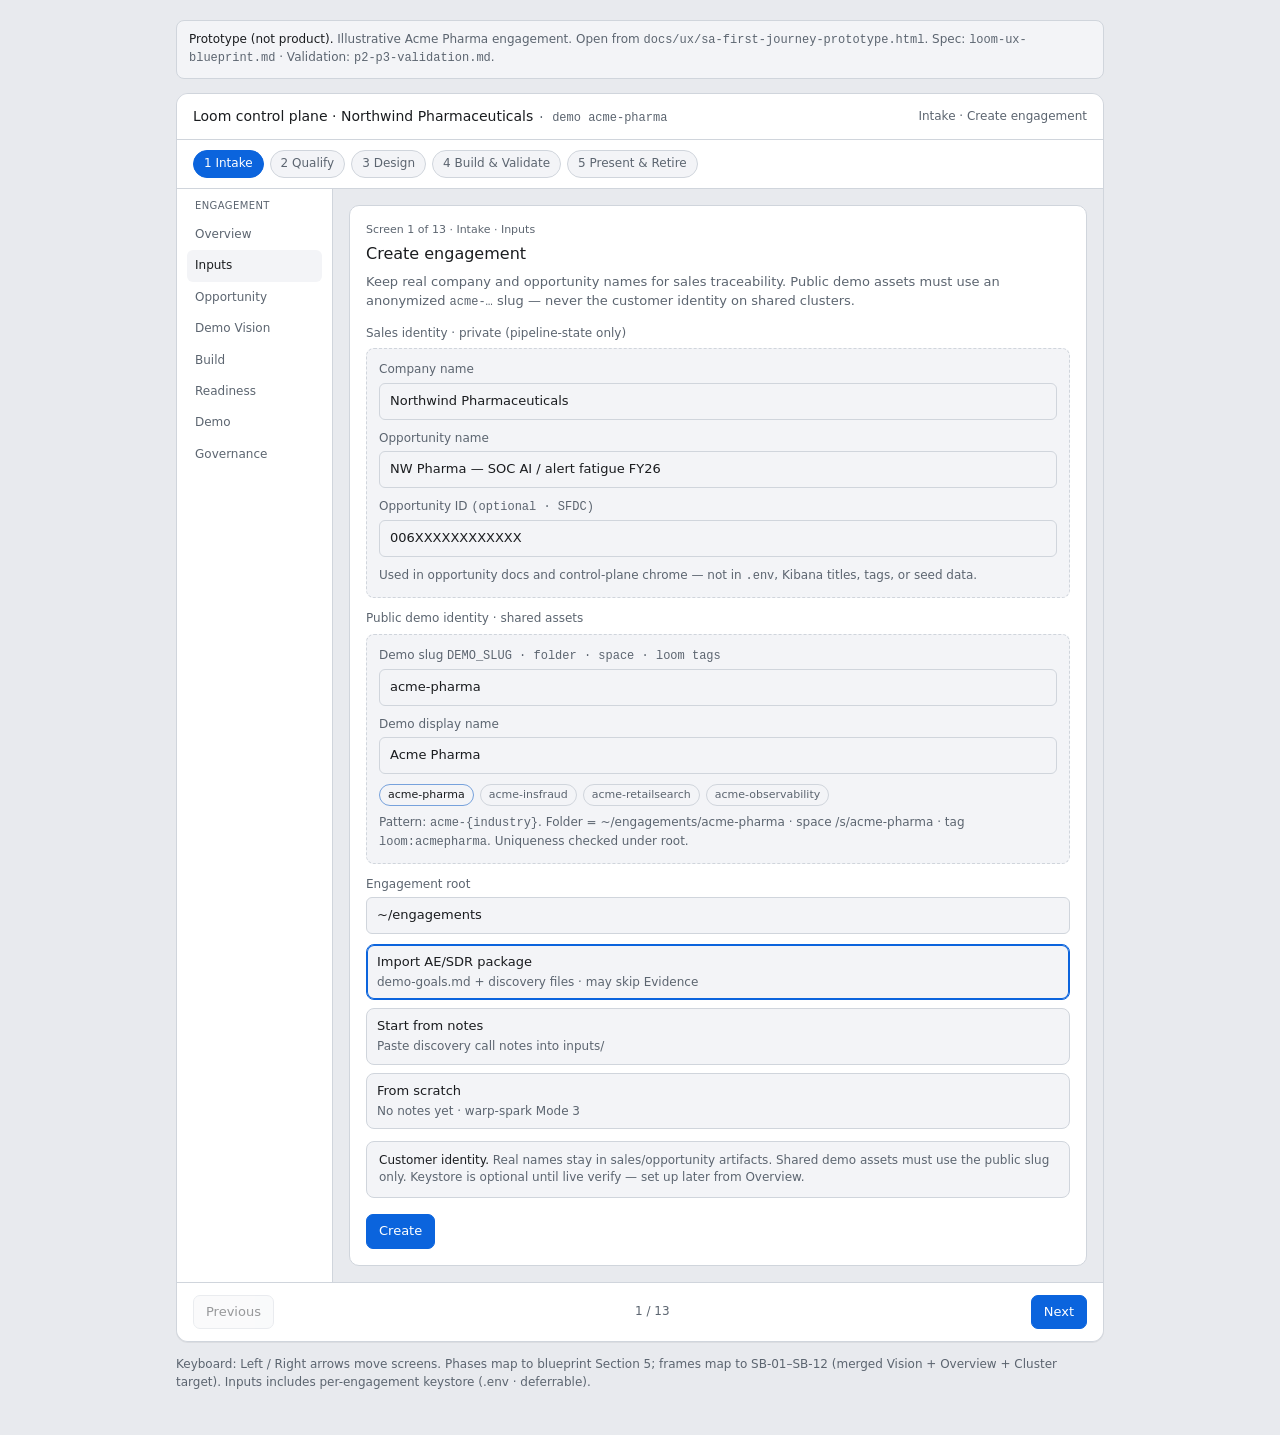
<file: docs/ux/sa-first-journey-prototype.html>
<!DOCTYPE html>
<html lang="en">
<head>
  <meta charset="utf-8">
  <meta name="viewport" content="width=device-width, initial-scale=1">
  <title>Loom SA-first journey — clickable prototype</title>
  <style>
    :root {
      --bg: #e8eaee;
      --surface: #ffffff;
      --surface-2: #f3f4f7;
      --ink: #1a1c1f;
      --muted: #5c6570;
      --line: #d0d5dc;
      --accent: #0b64dd;
      --accent-ink: #ffffff;
      --ok: #0a7a40;
      --warn: #9a6700;
      --stop: #b42318;
      --radius: 10px;
      --font: ui-sans-serif, system-ui, -apple-system, "Segoe UI", sans-serif;
      --mono: ui-monospace, "SF Mono", Menlo, Consolas, monospace;
      --shell-max: 960px;
    }

    @media (prefers-color-scheme: dark) {
      :root {
        --bg: #121417;
        --surface: #1e2228;
        --surface-2: #2a2f36;
        --ink: #f0f1f3;
        --muted: #a0a8b0;
        --line: #3d444c;
        --accent: #5b9cff;
        --accent-ink: #0b1220;
        --ok: #3dd68c;
        --warn: #f0b429;
        --stop: #f97066;
      }
    }

    * { box-sizing: border-box; }

    body {
      margin: 0;
      font: 14px/1.45 var(--font);
      color: var(--ink);
      background: var(--bg);
      min-height: 100vh;
    }

    .page {
      max-width: var(--shell-max);
      margin: 0 auto;
      padding: 20px 16px 40px;
    }

    .doc-banner {
      margin-bottom: 14px;
      padding: 10px 12px;
      border: 1px solid var(--line);
      border-radius: 8px;
      background: var(--surface-2);
      color: var(--muted);
      font-size: 12px;
    }

    .doc-banner strong { color: var(--ink); font-weight: 500; }

    .shell {
      background: var(--bg);
      border: 1px solid var(--line);
      border-radius: 12px;
      overflow: hidden;
      box-shadow: 0 1px 0 color-mix(in srgb, var(--ink) 6%, transparent);
    }

    .chrome {
      display: flex;
      align-items: center;
      justify-content: space-between;
      gap: 12px;
      padding: 12px 16px;
      background: var(--surface);
      border-bottom: 1px solid var(--line);
    }

    .chrome h1 {
      margin: 0;
      font-size: 14px;
      font-weight: 500;
    }

    .flow-note {
      margin: 0;
      font-size: 12px;
      color: var(--muted);
    }

    .phase-rail {
      display: flex;
      flex-wrap: wrap;
      gap: 6px;
      padding: 10px 16px;
      background: var(--surface);
      border-bottom: 1px solid var(--line);
    }

    .phase-pill {
      appearance: none;
      border: 1px solid var(--line);
      background: var(--surface-2);
      color: var(--muted);
      border-radius: 999px;
      padding: 4px 10px;
      font: inherit;
      font-size: 12px;
      cursor: pointer;
    }

    .phase-pill[aria-current="true"] {
      background: var(--accent);
      border-color: var(--accent);
      color: var(--accent-ink);
    }

    .phase-pill.done:not([aria-current="true"]) {
      color: var(--ink);
      border-color: color-mix(in srgb, var(--ok) 45%, var(--line));
    }

    .layout {
      display: grid;
      grid-template-columns: 156px minmax(0, 1fr);
      min-height: 440px;
    }

    @media (max-width: 700px) {
      .layout { grid-template-columns: 1fr; }
      .nav {
        border-right: 0;
        border-bottom: 1px solid var(--line);
        display: flex;
        flex-wrap: wrap;
        gap: 4px;
      }
      .nav button { width: auto; }
    }

    .nav {
      background: var(--surface);
      border-right: 1px solid var(--line);
      padding: 10px;
    }

    .nav .nav-label {
      display: block;
      font-size: 10px;
      text-transform: uppercase;
      letter-spacing: 0.04em;
      color: var(--muted);
      margin: 0 8px 6px;
    }

    .nav button {
      display: block;
      width: 100%;
      text-align: left;
      appearance: none;
      border: 0;
      background: transparent;
      color: var(--muted);
      font: inherit;
      font-size: 12px;
      padding: 7px 8px;
      border-radius: 6px;
      cursor: pointer;
    }

    .nav button[aria-current="true"] {
      background: var(--surface-2);
      color: var(--ink);
      font-weight: 500;
    }

    .stage {
      padding: 16px;
      background: var(--bg);
    }

    .frame {
      background: var(--surface);
      border: 1px solid var(--line);
      border-radius: var(--radius);
      padding: 16px;
      min-height: 320px;
    }

    .frame[hidden] { display: none !important; }

    .eyebrow {
      margin: 0 0 4px;
      font-size: 11px;
      color: var(--muted);
    }

    .frame h2 {
      margin: 0 0 8px;
      font-size: 16px;
      font-weight: 500;
    }

    .beat {
      margin: 0 0 14px;
      color: var(--muted);
      font-size: 13px;
    }

    .field {
      display: flex;
      flex-direction: column;
      gap: 4px;
      margin-bottom: 10px;
    }

    .field label { font-size: 12px; color: var(--muted); }

    .fake-input,
    .fake-area {
      border: 1px solid var(--line);
      background: var(--surface-2);
      border-radius: 6px;
      padding: 8px 10px;
      color: var(--ink);
      font-size: 13px;
    }

    .fake-area { min-height: 56px; }

    .choice {
      display: block;
      width: 100%;
      text-align: left;
      appearance: none;
      border: 1px solid var(--line);
      border-radius: 8px;
      margin-bottom: 8px;
      padding: 8px 10px;
      background: var(--surface-2);
      color: inherit;
      font: inherit;
      cursor: pointer;
    }

    .choice[aria-pressed="true"] {
      border-color: var(--accent);
      box-shadow: inset 0 0 0 1px var(--accent);
    }

    .choice strong {
      display: block;
      font-weight: 500;
      font-size: 13px;
    }

    .choice span {
      display: block;
      color: var(--muted);
      font-size: 12px;
      margin-top: 2px;
    }

    .list {
      margin: 0;
      padding: 0;
      list-style: none;
    }

    .list li {
      display: grid;
      grid-template-columns: 18px minmax(0, 1fr) auto;
      gap: 8px;
      align-items: start;
      padding: 8px 0;
      border-bottom: 1px solid var(--line);
      font-size: 13px;
    }

    .list li:last-child { border-bottom: 0; }

    .list.features li {
      grid-template-columns: 28px minmax(0, 1fr) auto;
      align-items: center;
    }

    .list.features .why {
      display: block;
      margin-top: 2px;
      font-size: 12px;
      color: var(--muted);
    }

    .chip {
      display: inline-block;
      padding: 2px 8px;
      border-radius: 999px;
      font-size: 11px;
      border: 1px solid var(--line);
      background: var(--surface-2);
      color: var(--muted);
      white-space: nowrap;
    }

    .chip.in { color: var(--ink); border-color: color-mix(in srgb, var(--ok) 40%, var(--line)); }
    .chip.sa { color: var(--ink); border-color: color-mix(in srgb, var(--accent) 45%, var(--line)); }
    .chip.out { color: var(--muted); }

    .feature-check {
      width: 16px;
      height: 16px;
      accent-color: var(--accent);
    }

    .add-panel {
      margin-top: 12px;
      padding: 12px;
      border: 1px dashed var(--line);
      border-radius: 8px;
      background: var(--surface-2);
    }

    .add-panel h3 {
      margin: 0 0 8px;
      font-size: 13px;
      font-weight: 500;
    }

    .catalog {
      display: flex;
      flex-wrap: wrap;
      gap: 6px;
      margin-bottom: 10px;
    }

    .catalog button {
      appearance: none;
      border: 1px solid var(--line);
      background: var(--surface);
      color: var(--ink);
      border-radius: 999px;
      padding: 4px 10px;
      font: inherit;
      font-size: 12px;
      cursor: pointer;
    }

    .catalog button[aria-pressed="true"] {
      border-color: var(--accent);
      box-shadow: inset 0 0 0 1px var(--accent);
    }

    .add-row {
      display: flex;
      flex-wrap: wrap;
      gap: 8px;
      align-items: flex-end;
    }

    .add-row .field {
      flex: 1 1 180px;
      margin-bottom: 0;
    }

    .audit-row {
      display: grid;
      grid-template-columns: minmax(0, 1fr) auto;
      gap: 8px;
      padding: 8px 0;
      border-bottom: 1px solid var(--line);
      font-size: 13px;
    }

    .audit-row:last-child { border-bottom: 0; }

    .dot {
      width: 10px;
      height: 10px;
      border-radius: 50%;
      margin-top: 4px;
      background: var(--line);
    }

    .dot.ok { background: var(--ok); }
    .dot.run { background: var(--accent); }
    .dot.warn { background: var(--warn); }

    .meta {
      font-size: 12px;
      color: var(--muted);
      font-family: var(--mono);
    }

    .actions {
      display: flex;
      flex-wrap: wrap;
      gap: 8px;
      margin-top: 16px;
    }

    .btn {
      appearance: none;
      border: 1px solid var(--line);
      background: var(--surface-2);
      color: var(--ink);
      border-radius: 7px;
      padding: 7px 12px;
      font: inherit;
      font-size: 13px;
      cursor: pointer;
    }

    .btn:disabled {
      opacity: 0.45;
      cursor: not-allowed;
    }

    .btn.primary {
      background: var(--accent);
      border-color: var(--accent);
      color: var(--accent-ink);
    }

    .btn.danger {
      border-color: color-mix(in srgb, var(--stop) 50%, var(--line));
      color: var(--stop);
    }

    .callout {
      margin-top: 12px;
      padding: 10px 12px;
      border-radius: 8px;
      background: var(--surface-2);
      border: 1px solid var(--line);
      font-size: 12px;
      color: var(--muted);
    }

    .callout strong { color: var(--ink); font-weight: 500; }

    .row {
      display: flex;
      flex-wrap: wrap;
      gap: 8px;
      align-items: center;
    }

    .branch {
      display: inline-block;
      padding: 2px 8px;
      border-radius: 999px;
      font-size: 11px;
      background: color-mix(in srgb, var(--warn) 18%, var(--surface-2));
      color: var(--ink);
      border: 1px solid color-mix(in srgb, var(--warn) 35%, var(--line));
    }

    .toast {
      margin-top: 10px;
      font-size: 12px;
      color: var(--ok);
      min-height: 1.2em;
    }

    .footer {
      display: flex;
      justify-content: space-between;
      align-items: center;
      gap: 12px;
      padding: 12px 16px;
      background: var(--surface);
      border-top: 1px solid var(--line);
    }

    .step-label {
      color: var(--muted);
      font-size: 12px;
    }

    .legend {
      margin-top: 14px;
      font-size: 12px;
      color: var(--muted);
    }

    .legend code {
      font-family: var(--mono);
      font-size: 11px;
    }

    .sr-only {
      position: absolute;
      width: 1px;
      height: 1px;
      padding: 0;
      margin: -1px;
      overflow: hidden;
      clip: rect(0, 0, 0, 0);
      white-space: nowrap;
      border: 0;
    }
  </style>
</head>
<body>
  <p class="sr-only">
    Clickable prototype of the Solutions Architect first Loom journey.
    Use Previous and Next, phase pills, or primary screen actions to move through thirteen screens.
  </p>

  <div class="page">
    <div class="doc-banner">
      <strong>Prototype (not product).</strong>
      Illustrative Acme Pharma engagement. Open from
      <code>docs/ux/sa-first-journey-prototype.html</code>.
      Spec: <code>loom-ux-blueprint.md</code> · Validation: <code>p2-p3-validation.md</code>.
    </div>

    <div class="shell" id="board">
      <div class="chrome">
        <h1>Loom control plane · Northwind Pharmaceuticals <span class="meta">· demo acme-pharma</span></h1>
        <p class="flow-note" id="flowNote">Intake</p>
      </div>

      <div class="phase-rail" role="tablist" aria-label="Journey phases">
        <button type="button" class="phase-pill" data-phase="0" aria-current="true">1 Intake</button>
        <button type="button" class="phase-pill" data-phase="1">2 Qualify</button>
        <button type="button" class="phase-pill" data-phase="2">3 Design</button>
        <button type="button" class="phase-pill" data-phase="3">4 Build &amp; Validate</button>
        <button type="button" class="phase-pill" data-phase="4">5 Present &amp; Retire</button>
      </div>

      <div class="layout">
        <nav class="nav" aria-label="Engagement home">
          <span class="nav-label">Engagement</span>
          <button type="button" data-nav="overview" data-jump="1">Overview</button>
          <button type="button" data-nav="inputs" data-jump="0" aria-current="true">Inputs</button>
          <button type="button" data-nav="opportunity" data-jump="4">Opportunity</button>
          <button type="button" data-nav="vision" data-jump="5">Demo Vision</button>
          <button type="button" data-nav="build" data-jump="7">Build</button>
          <button type="button" data-nav="readiness" data-jump="8">Readiness</button>
          <button type="button" data-nav="demo" data-jump="11">Demo</button>
          <button type="button" data-nav="governance" data-jump="10">Governance</button>
        </nav>

        <main class="stage" aria-live="polite">
          <!-- SB-01 Create -->
          <section class="frame" data-step="0" aria-label="Create engagement">
            <p class="eyebrow">Screen 1 of 13 · Intake · Inputs</p>
            <h2>Create engagement</h2>
            <p class="beat">Keep real company and opportunity names for sales traceability. Public demo assets must use an anonymized <span class="meta">acme-…</span> slug — never the customer identity on shared clusters.</p>

            <div class="field" style="margin-bottom:6px"><label>Sales identity · private (pipeline-state only)</label></div>
            <div class="add-panel" style="margin-top:0;margin-bottom:12px">
              <div class="field"><label>Company name</label><div class="fake-input">Northwind Pharmaceuticals</div></div>
              <div class="field"><label>Opportunity name</label><div class="fake-input">NW Pharma — SOC AI / alert fatigue FY26</div></div>
              <div class="field"><label>Opportunity ID <span class="meta">(optional · SFDC)</span></label><div class="fake-input">006XXXXXXXXXXXX</div></div>
              <p class="beat" style="margin:0;font-size:12px">Used in opportunity docs and control-plane chrome — not in <span class="meta">.env</span>, Kibana titles, tags, or seed data.</p>
            </div>

            <div class="field" style="margin-bottom:6px"><label>Public demo identity · shared assets</label></div>
            <div class="add-panel" style="margin-top:0;margin-bottom:12px">
              <div class="field"><label>Demo slug <span class="meta">DEMO_SLUG · folder · space · loom tags</span></label><div class="fake-input">acme-pharma</div></div>
              <div class="field"><label>Demo display name</label><div class="fake-input">Acme Pharma</div></div>
              <div class="row" style="margin-bottom:8px;gap:6px;flex-wrap:wrap">
                <span class="chip sa">acme-pharma</span>
                <span class="chip">acme-insfraud</span>
                <span class="chip">acme-retailsearch</span>
                <span class="chip">acme-observability</span>
              </div>
              <p class="beat" style="margin:0;font-size:12px">Pattern: <span class="meta">acme-&#123;industry&#125;</span>. Folder = ~/engagements/acme-pharma · space /s/acme-pharma · tag <span class="meta">loom:acmepharma</span>. Uniqueness checked under root.</p>
            </div>

            <div class="field"><label>Engagement root</label><div class="fake-input">~/engagements</div></div>
            <button type="button" class="choice" data-choice="group-start" aria-pressed="true">
              <strong>Import AE/SDR package</strong>
              <span>demo-goals.md + discovery files · may skip Evidence</span>
            </button>
            <button type="button" class="choice" data-choice="group-start" aria-pressed="false">
              <strong>Start from notes</strong>
              <span>Paste discovery call notes into inputs/</span>
            </button>
            <button type="button" class="choice" data-choice="group-start" aria-pressed="false">
              <strong>From scratch</strong>
              <span>No notes yet · warp-spark Mode 3</span>
            </button>
            <div class="callout">
              <strong>Customer identity.</strong>
              Real names stay in sales/opportunity artifacts. Shared demo assets must use the public slug only.
              Keystore is optional until live verify — set up later from Overview.
            </div>
            <div class="actions">
              <button type="button" class="btn primary" data-next>Create</button>
            </div>
            <p class="toast" data-toast hidden></p>
          </section>

          <!-- Overview hub -->
          <section class="frame" data-step="1" hidden aria-label="Overview">
            <p class="eyebrow">Screen 2 of 13 · Hub · Overview</p>
            <h2>Engagement overview</h2>
            <p class="beat">Resume from <span class="meta">pipeline-state</span> alone. Next action and blockers are derived — not a stored phase label.</p>
            <div class="field"><label>Sales (private)</label><div class="fake-input">Northwind Pharmaceuticals · NW Pharma — SOC AI FY26</div></div>
            <div class="field"><label>Public demo</label><div class="fake-input">Acme Pharma · acme-pharma · loom:acmepharma</div></div>
            <div class="row" style="margin:12px 0">
              <span class="branch">Next</span>
              <span class="meta" id="overviewNext">Ingest notes / review evidence · or open Opportunity if package imported</span>
            </div>
            <ul class="list">
              <li><span class="dot warn" aria-hidden="true"></span><div>Keystore</div><span class="meta">deferred</span></li>
              <li><span class="dot" aria-hidden="true"></span><div>Qualification</div><span class="meta">pending</span></li>
              <li><span class="dot" aria-hidden="true"></span><div>Vision</div><span class="meta">not frozen</span></li>
              <li><span class="dot" aria-hidden="true"></span><div>Demo path</div><span class="meta">unset</span></li>
            </ul>
            <div class="actions">
              <button type="button" class="btn" data-jump-step="2">Keystore</button>
              <button type="button" class="btn" data-jump-step="3">Inputs · Evidence</button>
              <button type="button" class="btn primary" data-jump-step="4">Opportunity</button>
            </div>
            <p class="toast" data-toast hidden></p>
          </section>

          <!-- SB-02 Keystore -->
          <section class="frame" data-step="2" hidden aria-label="Engagement keystore">
            <p class="eyebrow">Screen 3 of 13 · Intake · Inputs</p>
            <h2>Engagement keystore</h2>
            <p class="beat">Per-engagement secrets and endpoints (maps to <span class="meta">.env</span>). Never committed to git. Deferrable until live verify. Clone copies values — does not share the file or private identity.</p>

            <div class="field"><label>Keystore path</label><div class="fake-input">~/engagements/acme-pharma/.env</div></div>
            <div class="row" style="margin-bottom:12px">
              <span class="branch">Isolated</span>
              <span class="meta">keystore.status ≠ cloud-provision · stub .env is not “provisioned”</span>
            </div>

            <div class="field" style="margin-bottom:6px"><label>How to populate</label></div>
            <button type="button" class="choice" data-choice="group-ks-source" data-ks-source="blank" aria-pressed="true">
              <strong>Enter manually</strong>
              <span>Blank form for this engagement</span>
            </button>
            <button type="button" class="choice" data-choice="group-ks-source" data-ks-source="sample" aria-pressed="false">
              <strong>Load from sample</strong>
              <span>.env.example or bolt-spin template for this deployment type</span>
            </button>
            <button type="button" class="choice" data-choice="group-ks-source" data-ks-source="clone" aria-pressed="false">
              <strong>Clone from another engagement</strong>
              <span>Picklist of .env files under ~/engagements</span>
            </button>

            <div id="ksClonePanel" class="add-panel" hidden>
              <h3>Clone source</h3>
              <p class="beat" style="margin-bottom:8px">Synthetic siblings under <span class="meta">~/engagements</span>. Copies into <span class="meta">acme-pharma/.env</span> — keep this slug/space; force distinct <span class="meta">INDEX_PREFIX</span> if ES URL matches.</p>
              <div class="field">
                <label for="ksClonePick">Engagement keystore</label>
                <select id="ksClonePick" class="fake-input" style="width:100%">
                  <option value="">Select an engagement…</option>
                  <option value="acme-retailsearch">acme-retailsearch · .env present · ES+Kibana set</option>
                  <option value="acme-observability">acme-observability · .env present · ES+Kibana set</option>
                  <option value="acme-insfraud">acme-insfraud · .env present · ES+Kibana set</option>
                  <option value="acme-secops">acme-secops · .env present · partial</option>
                </select>
              </div>
              <div class="field" style="margin-top:8px">
                <label class="vis-form-item" style="display:flex;gap:8px;align-items:flex-start;font-size:12px;color:var(--muted)">
                  <input type="checkbox" id="ksCloneKeys" checked style="margin-top:2px">
                  <span>Include API keys and tokens (uncheck to clone URLs / space only)</span>
                </label>
              </div>
              <div class="actions" style="margin-top:10px">
                <button type="button" class="btn primary" id="ksCloneApply">Clone into this engagement</button>
              </div>
            </div>

            <div class="field" style="margin:14px 0 6px"><label>Endpoints</label></div>
            <div class="add-panel" style="margin-top:0">
              <div class="field"><label for="ksEsUrl">ELASTICSEARCH_URL</label><input class="fake-input" id="ksEsUrl" type="url" placeholder="https://….es.io:443" style="width:100%"></div>
              <div class="field"><label for="ksKbUrl">KIBANA_URL</label><input class="fake-input" id="ksKbUrl" type="url" placeholder="https://….kb.io:443" style="width:100%"></div>
              <div class="field"><label for="ksSpace">KIBANA_SPACE_PATH</label><input class="fake-input" id="ksSpace" type="text" value="/s/acme-pharma" style="width:100%"></div>
              <div class="field"><label for="ksPrefix">INDEX_PREFIX <span class="meta">(required if shared cluster)</span></label><input class="fake-input" id="ksPrefix" type="text" placeholder="aph-" style="width:100%"></div>
              <div class="field"><label for="ksOtlp">MANAGED_OTLP_URL <span class="meta">(optional)</span></label><input class="fake-input" id="ksOtlp" type="url" placeholder="https://….otel…." style="width:100%"></div>
            </div>

            <div class="field" style="margin:14px 0 6px"><label>API keys &amp; credentials</label></div>
            <div class="add-panel" style="margin-top:0">
              <div class="field"><label for="ksEsKey">ES_API_KEY</label><input class="fake-input" id="ksEsKey" type="password" placeholder="••••••••" autocomplete="off" style="width:100%"></div>
              <div class="field"><label for="ksKbKey">KIBANA_API_KEY <span class="meta">(D-016 · separate from ES)</span></label><input class="fake-input" id="ksKbKey" type="password" placeholder="••••••••" autocomplete="off" style="width:100%"></div>
              <div class="field"><label for="ksEcKey">EC_API_KEY <span class="meta">(optional · provision only)</span></label><input class="fake-input" id="ksEcKey" type="password" placeholder="••••••••" autocomplete="off" style="width:100%"></div>
              <div class="field"><label for="ksFleet">FLEET_ENROLLMENT_TOKEN <span class="meta">(optional)</span></label><input class="fake-input" id="ksFleet" type="password" placeholder="••••••••" autocomplete="off" style="width:100%"></div>
            </div>

            <div class="field" style="margin:14px 0 6px"><label>Status</label></div>
            <ul class="list">
              <li><span class="dot warn" aria-hidden="true"></span><div>ELASTICSEARCH_URL</div><span class="meta">missing</span></li>
              <li><span class="dot warn" aria-hidden="true"></span><div>ES_API_KEY · KIBANA_API_KEY</div><span class="meta">missing</span></li>
              <li><span class="dot ok" aria-hidden="true"></span><div>KIBANA_SPACE_PATH</div><span class="meta">set</span></li>
            </ul>

            <div class="callout">
              <strong>Privacy.</strong>
              Planning stages can proceed without a cluster. Live verify, deploy, and agent-runtime launch require these values.
              Prefer local symlink if the engagement folder syncs to Drive.
            </div>
            <div class="actions">
              <button type="button" class="btn" data-toast-msg="Keystore saved to engagement .env (prototype stub · values not logged).">Save keystore</button>
              <button type="button" class="btn" data-jump-step="1" data-toast-msg="Keystore deferred · keystore.status=empty.">Set up later</button>
              <button type="button" class="btn primary" data-jump-step="1">Continue to Overview</button>
            </div>
            <p class="toast" data-toast hidden></p>
          </section>

          <!-- SB-03 Evidence -->
          <section class="frame" data-step="3" hidden aria-label="Review evidence">
            <p class="eyebrow">Screen 4 of 13 · Intake · Inputs</p>
            <h2>Review extracted evidence</h2>
            <p class="beat">Every AI claim links to a source excerpt under <span class="meta">inputs/</span>. Edit before trusting the opportunity view. Import package may skip here into Qualify refresh.</p>
            <ul class="list">
              <li>
                <span class="dot ok" aria-hidden="true"></span>
                <div>
                  <strong>Need unified AI-assisted SIEM</strong>
                  <div class="meta">inputs/notes.md ¶12 · source_ref</div>
                </div>
                <span class="meta">claim</span>
              </li>
              <li>
                <span class="dot warn" aria-hidden="true"></span>
                <div>
                  <strong>Economic buyer unnamed</strong>
                  <div class="meta">gap_id · g_econ_buyer · ask AE</div>
                </div>
                <span class="meta">gap</span>
              </li>
              <li>
                <span class="dot ok" aria-hidden="true"></span>
                <div>
                  <strong>ECH 9.4 candidate cluster</strong>
                  <div class="meta">diagnostic · optional</div>
                </div>
                <span class="meta">fact</span>
              </li>
            </ul>
            <div class="actions">
              <button type="button" class="btn" data-toast-msg="Claim editor opens (prototype stub).">Edit claim</button>
              <button type="button" class="btn primary" data-next>Continue</button>
            </div>
            <p class="toast" data-toast hidden></p>
          </section>

          <!-- SB-04 Qualify -->
          <section class="frame" data-step="4" hidden aria-label="Qualification">
            <p class="eyebrow">Screen 5 of 13 · Qualify · Opportunity</p>
            <h2>Record opportunity viability</h2>
            <p class="beat">Align with AE first. Optionally review MEDDPIC and gaps; AE/SA answers live on this engagement — then refresh qualification readiness.</p>

            <div class="field" style="margin-bottom:6px"><label>Optional review</label></div>
            <div class="actions" style="margin-top:0;margin-bottom:12px">
              <button type="button" class="btn" id="btnReviewMeddpic" aria-expanded="false">Review MEDDPIC</button>
              <button type="button" class="btn" id="btnReviewGaps" aria-expanded="false">Review AE gaps</button>
              <button type="button" class="btn" data-toast-msg="Would open opportunity/acme-pharma-opportunity-summary.md.">Open summary</button>
              <button type="button" class="btn" data-toast-msg="Would open opportunity/acme-pharma-demo-goals.md.">Open demo goals</button>
            </div>

            <div id="meddpicPanel" class="add-panel" hidden>
              <h3>MEDDPIC snapshot</h3>
              <p class="beat" style="margin-bottom:8px">From <span class="meta">opportunity-profile.json</span> / summary. Edit statuses here or in the summary — Refresh qualification re-scores readiness.</p>
              <ul class="list">
                <li><span class="dot ok" aria-hidden="true"></span><div><strong>Identify pain</strong><span class="why">Alert fatigue · quantified partial</span></div><span class="chip in">confirmed</span></li>
                <li><span class="dot warn" aria-hidden="true"></span><div><strong>Economic buyer</strong><span class="why">Not named</span></div><span class="chip" style="border-color:color-mix(in srgb, var(--warn) 45%, var(--line));color:var(--ink)">partial</span></li>
                <li><span class="dot ok" aria-hidden="true"></span><div><strong>Champion</strong><span class="why">SOC lead engaged</span></div><span class="chip in">confirmed</span></li>
                <li><span class="dot warn" aria-hidden="true"></span><div><strong>Metrics</strong><span class="why">MTTR goal stated · baseline missing</span></div><span class="chip" style="border-color:color-mix(in srgb, var(--warn) 45%, var(--line));color:var(--ink)">partial</span></li>
                <li><span class="dot" aria-hidden="true"></span><div><strong>Decision / paper process</strong><span class="why">Not captured</span></div><span class="chip out">not captured</span></li>
              </ul>
              <div class="actions" style="margin-top:8px">
                <button type="button" class="btn" data-toast-msg="Would open opportunity summary MEDDPIC section for edit.">Edit in summary</button>
              </div>
            </div>

            <div id="gapsPanel" class="add-panel" hidden>
              <h3>Gaps inbox</h3>
              <p class="beat" style="margin-bottom:8px">
                Source list: <span class="meta">opportunity/acme-pharma-gaps.md</span>.
                Close a gap by updating <span class="meta">inputs/</span> notes (then re-parse), or by an optional short response here — both are valid.
              </p>
              <ul class="list" id="gapsInbox">
                <li data-gap="g1">
                  <span class="dot warn" aria-hidden="true"></span>
                  <div>
                    <strong>Economic buyer unnamed</strong>
                    <span class="why">Stakeholder · blocks champion path clarity · ask AE</span>
                    <div class="callout" style="margin-top:8px">
                      <strong>Directed edit.</strong>
                      Update discovery notes: add economic buyer name/role under stakeholders — then re-run listen / Refresh qualification.
                    </div>
                    <div class="field" style="margin-top:8px;margin-bottom:0">
                      <label for="gapResp1">Optional short response (if not editing notes)</label>
                      <input class="fake-input" id="gapResp1" type="text" placeholder="e.g. Buyer is Jordan Lee, VP SecOps — confirmed 2026-10-28" style="width:100%">
                    </div>
                    <div class="actions" style="margin-top:8px">
                      <button type="button" class="btn" data-toast-msg="Would open Inputs · discovery notes at stakeholders section.">Update in Inputs</button>
                      <button type="button" class="btn" data-gap-action="answered" data-gap-id="g1">Mark answered</button>
                      <button type="button" class="btn" data-gap-action="accepted" data-gap-id="g1">Accept risk · proceed</button>
                    </div>
                  </div>
                  <span class="chip" data-gap-status style="border-color:color-mix(in srgb, var(--warn) 45%, var(--line));color:var(--ink)">open</span>
                </li>
                <li data-gap="g2">
                  <span class="dot" aria-hidden="true"></span>
                  <div>
                    <strong>Budget band unknown</strong>
                    <span class="why">Business · low · follow-up email</span>
                    <div class="callout" style="margin-top:8px">
                      <strong>Directed edit.</strong>
                      Paste AE follow-up into Inputs (or append to discovery notes) when budget is known.
                    </div>
                    <div class="field" style="margin-top:8px;margin-bottom:0">
                      <label for="gapResp2">Optional short response</label>
                      <input class="fake-input" id="gapResp2" type="text" placeholder="Optional note or defer" style="width:100%">
                    </div>
                    <div class="actions" style="margin-top:8px">
                      <button type="button" class="btn" data-toast-msg="Would open Inputs to attach follow-up note.">Update in Inputs</button>
                      <button type="button" class="btn" data-gap-action="answered" data-gap-id="g2">Mark answered</button>
                      <button type="button" class="btn" data-gap-action="accepted" data-gap-id="g2">Accept risk · proceed</button>
                    </div>
                  </div>
                  <span class="chip out" data-gap-status>open</span>
                </li>
              </ul>
              <div class="callout" style="margin-top:10px">
                <strong>Prefer source updates when you can.</strong>
                Directing edits to discovery notes / original Inputs keeps one evidence trail — no extra workflow required. Optional inbox responses are for speed when a full notes edit is overkill.
              </div>
            </div>

            <div class="row" style="margin:12px 0">
              <span class="branch">Qualify readiness</span>
              <span class="meta" id="qualReadiness">1 blocking gap open · MEDDPIC partial · continue_discovery likely</span>
            </div>

            <button type="button" class="choice" data-choice="group-qual" data-qual="proceed" aria-pressed="false">
              <strong>Proceed</strong>
              <span>Enough MEDDPIC to design a demo</span>
            </button>
            <button type="button" class="choice" data-choice="group-qual" data-qual="continue" aria-pressed="true">
              <strong>Continue discovery</strong>
              <span>Wait for AE answers on open gaps · parks on Overview</span>
            </button>
            <button type="button" class="choice" data-choice="group-qual" data-qual="stop" aria-pressed="false">
              <strong>Not qualified</strong>
              <span>End pipeline · archive notes</span>
            </button>
            <div class="row" style="margin-top:8px">
              <span class="branch">Gate</span>
              <span class="meta">AE alignment confirmed · writes approvals[]</span>
            </div>
            <div class="actions">
              <button type="button" class="btn" id="btnRefreshQual">Refresh qualification</button>
              <button type="button" class="btn" data-toast-msg="Opportunity summary copied (prototype stub).">Copy summary</button>
              <button type="button" class="btn primary" id="btnRecordDecision">Record decision</button>
            </div>
            <p class="toast" data-toast hidden></p>
          </section>

          <!-- SB-05 Vision (merged draft + capability map) -->
          <section class="frame" data-step="5" hidden aria-label="Freeze demo vision">
            <p class="eyebrow">Screen 6 of 13 · Design · Demo Vision</p>
            <h2>Freeze demo vision</h2>
            <p class="beat">Storyline, capability map, and confirmation in one place. Freeze writes ideation; then approve the refreshed customer confirmation (D-050).</p>

            <div class="field">
              <label>Archetype / storyline</label>
              <div class="fake-area">Operational triage · Security analyst reduces alert fatigue with Elastic AI Assistant grounded in Acme’s detection story…</div>
            </div>
            <div class="field">
              <label>Top wow moments</label>
              <div class="fake-area">1) Guided triage cuts time-to-hypothesis · 2) Case from multi-alert noise · 3) ES|QL pivot to entity activity</div>
            </div>

            <div class="field" style="margin-bottom:6px"><label>In storyline</label></div>
            <ul class="list features" id="featureInList">
              <li data-feature="detection-rules">
                <input class="feature-check" type="checkbox" checked aria-label="Include Detection rules">
                <div>
                  <strong>Detection rules + alerts</strong>
                  <span class="why">Shows Acme’s noise problem as actionable alerts the analyst must triage</span>
                </div>
                <span class="chip in">from vision</span>
              </li>
              <li data-feature="cases">
                <input class="feature-check" type="checkbox" checked aria-label="Include Cases">
                <div>
                  <strong>Cases</strong>
                  <span class="why">Turns multi-alert noise into one investigation the audience can follow</span>
                </div>
                <span class="chip in">from vision</span>
              </li>
              <li data-feature="ai-assistant">
                <input class="feature-check" type="checkbox" checked aria-label="Include AI Assistant">
                <div>
                  <strong>Elastic AI Assistant</strong>
                  <span class="why">Wow moment: guided triage that cuts time-to-hypothesis</span>
                </div>
                <span class="chip in">from vision</span>
              </li>
              <li data-feature="esql">
                <input class="feature-check" type="checkbox" checked aria-label="Include ES|QL">
                <div>
                  <strong>ES|QL investigations</strong>
                  <span class="why">Proof the analyst can pivot from alert to entity activity live</span>
                </div>
                <span class="chip in">from vision</span>
              </li>
            </ul>

            <div class="add-panel">
              <h3>Add features to the storyline</h3>
              <p class="beat" style="margin-bottom:8px">Curated catalog (solution-filtered). Warn if map grows beyond ~4. Agent Builder implies AI Cost dashboard (D-036).</p>
              <div class="catalog" id="featureCatalog" role="group" aria-label="Feature catalog">
                <button type="button" data-add-feature="agent-builder" data-label="Agent Builder" data-why="Conversational demo path for the Acme investigation story">Agent Builder</button>
                <button type="button" data-add-feature="workflows" data-label="Workflows" data-why="Automate case enrichment after triage">Workflows</button>
                <button type="button" data-add-feature="ml-anomaly" data-label="ML anomaly detection" data-why="Surface unusual entity behavior behind the alert burst">ML anomaly detection</button>
                <button type="button" data-add-feature="attack-discovery" data-label="Attack Discovery" data-why="Group related alerts into an attack narrative">Attack Discovery</button>
                <button type="button" data-add-feature="fleet" data-label="Fleet integrations" data-why="Show realistic endpoint/cloud telemetry feeding the story">Fleet integrations</button>
                <button type="button" data-add-feature="eis" data-label="EIS embeddings / rerank" data-why="Ground assistant answers in Acme runbooks">EIS embeddings</button>
                <button type="button" data-add-feature="slos" data-label="SLOs" data-why="Tie security reliability to measurable service goals">SLOs</button>
              </div>
              <div class="add-row">
                <div class="field">
                  <label for="customFeature">Custom feature request</label>
                  <input class="fake-input" id="customFeature" type="text" placeholder="e.g. Entity analytics risk scores" style="width:100%">
                </div>
                <button type="button" class="btn" id="addCustomFeature">Add to storyline</button>
              </div>
            </div>

            <div class="field" style="margin:14px 0 6px"><label>Out of scope (explicit)</label></div>
            <ul class="list features">
              <li>
                <span class="dot" aria-hidden="true"></span>
                <div>
                  <strong>Custom search relevance UI</strong>
                  <span class="why">Not required for this SOC storyline</span>
                </div>
                <span class="chip out">excluded</span>
              </li>
            </ul>

            <div class="field" style="margin-top:12px">
              <label>Data strategy / minimum bar</label>
              <div class="fake-area">Starter + synthetic alerts · min bar: rules + cases + assistant without Agent Builder if time-boxed</div>
            </div>
            <div class="field">
              <label>Customer confirmation (preview · customer-safe)</label>
              <div class="fake-area">We’ll show how Elastic unifies detections, cases, and guided investigation for your SOC workflow.</div>
            </div>

            <button type="button" class="choice" data-choice="group-freeze" aria-pressed="true" style="margin-top:12px">
              <strong>Freeze vision + capability map</strong>
              <span>Writes ideation · then approve confirmation</span>
            </button>
            <div class="actions">
              <button type="button" class="btn" data-toast-msg="Confirmation approved · approvals[] + confirmation_approved (prototype stub).">Approve confirmation</button>
              <button type="button" class="btn primary" data-next>Freeze and continue to demo path</button>
            </div>
            <p class="toast" data-toast hidden></p>
          </section>

          <!-- SB-07 Demo path -->
          <section class="frame" data-step="6" hidden aria-label="Demo path">
            <p class="eyebrow">Screen 7 of 13 · Design · Demo Vision</p>
            <h2>Choose demo path</h2>
            <p class="beat">Audit the capability map. Amber usually means Loom still authors the asset in Build — not a restart of discovery, and not SA hand-building agents after the demo.</p>
            <div class="row" style="margin-bottom:10px">
              <span class="meta">Audit · selected features · remediation_owner</span>
            </div>
            <div>
              <div class="audit-row">
                <div>Detection rules + alerts<span class="why" style="display:block;color:var(--muted);font-size:12px">Platform ready · rules authored in build</span></div>
                <span class="chip in">ready</span>
              </div>
              <div class="audit-row">
                <div>Cases<span class="why" style="display:block;color:var(--muted);font-size:12px">Platform ready · seed cases in bootstrap</span></div>
                <span class="chip in">ready</span>
              </div>
              <div class="audit-row">
                <div>Elastic AI Assistant<span class="why" style="display:block;color:var(--muted);font-size:12px">Platform ready</span></div>
                <span class="chip in">ready</span>
              </div>
              <div class="audit-row">
                <div>ES|QL investigations<span class="why" style="display:block;color:var(--muted);font-size:12px">Platform ready · queries in script/bootstrap</span></div>
                <span class="chip in">ready</span>
              </div>
              <button type="button" class="audit-row" id="amberAgentRow" aria-expanded="false" style="width:100%;text-align:left;appearance:none;border:0;border-bottom:1px solid var(--line);background:transparent;color:inherit;font:inherit;cursor:pointer;padding:8px 0">
                <div>Agent Builder + tools + workflows <span class="chip sa">SA added</span><span class="why" style="display:block;color:var(--muted);font-size:12px">Amber · Loom authors in Build from discovery — expand</span></div>
                <span class="chip" style="border-color:color-mix(in srgb, var(--warn) 45%, var(--line));color:var(--ink)">amber</span>
              </button>
            </div>

            <div class="add-panel" id="amberPanel" hidden>
              <h3>What amber means here</h3>
              <p class="beat" style="margin-bottom:8px">
                Platform can run Agent Builder. The agent, tools, and workflows are <strong>not</strong> a post-build homework step —
                they are generated in Build (<span class="meta">weave-agent</span> / bootstrap) from discovery + this capability map,
                same pattern as synthetic multi-agent / SIEM engagements.
              </p>
              <ul class="list">
                <li>
                  <span class="dot run" aria-hidden="true"></span>
                  <div>
                    <strong>Pipeline-owned (default)</strong>
                    <span class="why">Spec agent/tools/workflows → bootstrap creates them in the Kibana space</span>
                  </div>
                  <span class="chip sa">Loom build</span>
                </li>
                <li>
                  <span class="dot warn" aria-hidden="true"></span>
                  <div>
                    <strong>Manual once (if required)</strong>
                    <span class="why">e.g. tech-preview per space or LLM connector pick — shown later on Readiness, not as a discovery restart</span>
                  </div>
                  <span class="chip">checklist</span>
                </li>
                <li>
                  <span class="dot" aria-hidden="true"></span>
                  <div>
                    <strong>Need platform evidence</strong>
                    <span class="why">Only if version/license/diagnostic is unverified — enrich Inputs, then re-audit</span>
                  </div>
                  <span class="chip out">optional</span>
                </li>
              </ul>
              <div class="actions" style="margin-top:10px">
                <button type="button" class="btn primary" data-toast-msg="Amber accepted · Agent Builder queued for Build (not SA hand-author).">Accept into Build</button>
                <button type="button" class="btn" data-toast-msg="Would open Inputs to attach diagnostic (prototype stub).">Add platform evidence</button>
                <button type="button" class="btn" data-toast-msg="Would descope Agent Builder and pick an alternative (prototype stub).">Descope / alternative</button>
              </div>
            </div>

            <div class="callout" style="margin:12px 0">
              <strong>Summary.</strong> 4 ready · 1 amber (pipeline-owned) · 0 blocked — proceed to custom Build; agents/tools/workflows come from the pipeline.
            </div>
            <button type="button" class="choice" data-choice="group-path" aria-pressed="false">
              <strong>Use standard demo</strong>
              <span>Only if catalog match covers your capability map</span>
            </button>
            <button type="button" class="choice" data-choice="group-path" aria-pressed="true">
              <strong>Build custom Elastic demo</strong>
              <span>Pipeline generates script, data, agents, tools, and workflows</span>
            </button>
            <div class="actions">
              <button type="button" class="btn primary" data-next>Commit demo path</button>
            </div>
            <p class="toast" data-toast hidden></p>
          </section>

          <!-- SB-08 Build -->
          <section class="frame" data-step="7" hidden aria-label="Build progress">
            <p class="eyebrow">Screen 8 of 13 · Build &amp; Validate · Build</p>
            <h2>Generate story, data, and assets</h2>
            <p class="beat">Progress in plain language. List derives from the frozen capability map. Skill names stay in the activity log.</p>
            <ul class="list">
              <li><span class="dot ok" aria-hidden="true"></span><div>Story script</div><span class="meta">done</span></li>
              <li><span class="dot run" aria-hidden="true"></span><div>Data model</div><span class="meta">running</span></li>
              <li><span class="dot" aria-hidden="true"></span><div>Fleet integrations</div><span class="meta">queued</span></li>
              <li><span class="dot" aria-hidden="true"></span><div>Agent Builder <span class="chip sa">SA added</span></div><span class="meta">→ weave-agent</span></li>
              <li><span class="dot" aria-hidden="true"></span><div>AI Cost dashboard</div><span class="meta">D-036 with AB</span></li>
            </ul>
            <div class="callout"><strong>Activity.</strong> weave-model · writing mappings/ · Decision needed: none</div>
            <div class="actions">
              <button type="button" class="btn" data-toast-msg="Build paused (prototype stub).">Pause</button>
              <button type="button" class="btn primary" data-next>Open readiness</button>
            </div>
            <p class="toast" data-toast hidden></p>
          </section>

          <!-- SB-09 Readiness -->
          <section class="frame" data-step="8" hidden aria-label="Readiness">
            <p class="eyebrow">Screen 9 of 13 · Build &amp; Validate · Readiness</p>
            <h2>Unified readiness</h2>
            <p class="beat">Pre-cluster checklist and live-cluster verify in one place. Bundle checks appear only in the live lane (after keystore / provision).</p>
            <ul class="list">
              <li><span class="dot ok" aria-hidden="true"></span><div>Pre-cluster checklist</div><span class="meta">14/16 · asset-bundle pending live</span></li>
              <li><span class="dot warn" aria-hidden="true"></span><div>Live verify</div><span class="meta">needs .env</span></li>
              <li><span class="dot" aria-hidden="true"></span><div>Schema · ES|QL · field population</div><span class="meta">blocked until verify</span></li>
            </ul>
            <div class="actions">
              <button type="button" class="btn" data-toast-msg="Pre-cluster check queued (prototype stub · --lane pre-cluster).">Run pre-cluster</button>
              <button type="button" class="btn" data-jump-step="2">Set up keystore</button>
              <button type="button" class="btn primary" data-next>Cluster target →</button>
            </div>
            <p class="toast" data-toast hidden></p>
          </section>

          <!-- SB-09b Cluster target -->
          <section class="frame" data-step="9" hidden aria-label="Cluster target">
            <p class="eyebrow">Screen 10 of 13 · Build &amp; Validate · Readiness</p>
            <h2>Cluster target &amp; deploy artifacts</h2>
            <p class="beat">Choose how credentials arrive, then generate reviewable deploy artifacts. No live apply on this screen.</p>
            <button type="button" class="choice" data-choice="group-cluster" aria-pressed="true">
              <strong>Use existing cluster</strong>
              <span>Requires engagement keystore URLs + keys</span>
            </button>
            <button type="button" class="choice" data-choice="group-cluster" aria-pressed="false">
              <strong>Provision new (bolt-spin)</strong>
              <span>Spend gate · separate approval before create</span>
            </button>
            <div class="callout">
              <strong>Then.</strong>
              finish-verify → <span class="meta">asset-bundle/</span> · bolt-bootstrap → terraform plan + bootstrap --dry-run · results feed Deploy approval.
            </div>
            <div class="actions">
              <button type="button" class="btn" data-toast-msg="Spend approval recorded for bolt-spin (prototype stub).">Approve spend</button>
              <button type="button" class="btn primary" data-next>Generate deploy artifacts</button>
            </div>
            <p class="toast" data-toast hidden></p>
          </section>

          <!-- SB-10 Deploy -->
          <section class="frame" data-step="10" hidden aria-label="Deploy approval">
            <p class="eyebrow">Screen 11 of 13 · Present &amp; Retire · Governance</p>
            <h2>Deploy approval</h2>
            <p class="beat">Spend and mutate only after review, dry-run, and a signed record with artifact hashes.</p>
            <ul class="list">
              <li><span class="dot ok" aria-hidden="true"></span><div>main.tf · bootstrap-data.py</div><span class="meta">reviewed</span></li>
              <li><span class="dot ok" aria-hidden="true"></span><div>audit · risks · checklist</div><span class="meta">reviewed</span></li>
              <li><span class="dot ok" aria-hidden="true"></span><div>terraform plan · bootstrap dry-run</div><span class="meta">ok</span></li>
            </ul>
            <div class="callout">
              <strong>Approval record.</strong>
              you · hash a3f9… · stored in approvals[]
            </div>
            <div class="actions">
              <button type="button" class="btn danger" data-toast-msg="Apply rejected. No cluster changes.">Reject</button>
              <button type="button" class="btn primary" data-next>Approve apply</button>
            </div>
            <p class="toast" data-toast hidden></p>
          </section>

          <!-- SB-11 Launch -->
          <section class="frame" data-step="11" hidden aria-label="Demo launch">
            <p class="eyebrow">Screen 12 of 13 · Present &amp; Retire · Demo</p>
            <h2>Launch the demo</h2>
            <p class="beat">Pick how you present — Kibana space, a custom app, or an agent runtime talking to the cluster. Keep the live script open either way.</p>

            <div class="field"><label>Sales (private)</label><div class="fake-input">Northwind Pharmaceuticals · NW Pharma — SOC AI / alert fatigue FY26</div></div>
            <div class="field"><label>Public demo</label><div class="fake-input">Acme Pharma · /s/acme-pharma · loom:acmepharma</div></div>
            <div class="row" style="margin-bottom:12px">
              <span class="dot ok" aria-hidden="true"></span>
              <span class="meta">Pulse green · assets deployed</span>
            </div>

            <div class="field" style="margin-bottom:6px"><label>Present in</label></div>
            <button type="button" class="choice" data-choice="group-launch" aria-pressed="true" data-launch="kibana">
              <strong>Kibana space</strong>
              <span>Default · /s/acme-pharma dashboards, Agent Builder, Security/Observability apps</span>
            </button>
            <button type="button" class="choice" data-choice="group-launch" aria-pressed="false" data-launch="custom">
              <strong>Custom UX</strong>
              <span>Optional branded app (e.g. demo-starter / EUI) against this cluster — never replaces deploy truth</span>
            </button>
            <button type="button" class="choice" data-choice="group-launch" aria-pressed="false" data-launch="agent">
              <strong>Agent runtime (Cursor / Claude)</strong>
              <span>SA or audience drives the cluster via skills, MCP, or A2A using engagement .env + script</span>
            </button>

            <div id="launchDetailKibana" class="add-panel">
              <h3>Kibana deep links</h3>
              <div class="actions" style="margin-top:0">
                <button type="button" class="btn primary" data-toast-msg="Would open Kibana overview in /s/acme-pharma.">Open overview dashboard</button>
                <button type="button" class="btn" data-toast-msg="Would open Agent Builder in space.">Open Agent Builder</button>
                <button type="button" class="btn" data-toast-msg="Would open Security app in space.">Open Security</button>
              </div>
            </div>
            <div id="launchDetailCustom" class="add-panel" hidden>
              <h3>Custom UX</h3>
              <p class="beat" style="margin-bottom:8px">Opens the engagement’s optional UI export when present (Vulcan / demo-starter). Cluster credentials stay in local .env.</p>
              <div class="actions" style="margin-top:0">
                <button type="button" class="btn primary" data-toast-msg="Would open custom UX URL for acme-pharma (prototype stub).">Open custom app</button>
                <button type="button" class="btn" data-toast-msg="Would show setup notes for demo-starter against this cluster.">View setup notes</button>
              </div>
            </div>
            <div id="launchDetailAgent" class="add-panel" hidden>
              <h3>Agent runtime</h3>
              <p class="beat" style="margin-bottom:8px">Attach engagement artifacts and .env in Cursor or Claude. Cluster access via Elastic skills, MCP, or A2A — follow the live script prompts.</p>
              <div class="actions" style="margin-top:0">
                <button type="button" class="btn primary" data-toast-msg="Would open Cursor with engagement folder + loom skills context.">Open in Cursor</button>
                <button type="button" class="btn" data-toast-msg="Would open Claude Code / project with engagement path.">Open in Claude</button>
                <button type="button" class="btn" data-toast-msg="Would copy MCP / A2A endpoint hints for this cluster (prototype stub).">Copy MCP / A2A hints</button>
              </div>
            </div>

            <div class="field" style="margin:14px 0 6px"><label>Script &amp; brief</label></div>
            <div class="actions" style="margin-top:0">
              <button type="button" class="btn primary" data-toast-msg="Would open demo/acme-pharma-live-script.md for presenting.">Open live script</button>
              <button type="button" class="btn" data-toast-msg="Would open opportunity/acme-pharma-demo-brief.md.">Open demo brief</button>
              <button type="button" class="btn" data-toast-msg="Would copy path to live script.">Copy script path</button>
            </div>

            <div class="actions">
              <button type="button" class="btn" data-next>Retire later</button>
            </div>
            <p class="toast" data-toast hidden></p>
          </section>

          <!-- SB-12 Retire -->
          <section class="frame" data-step="12" hidden aria-label="Retire">
            <p class="eyebrow">Screen 13 of 13 · Present &amp; Retire · Governance</p>
            <h2>Teardown and retention</h2>
            <p class="beat">Guided retire so customer artifacts do not linger after the deal or demo.</p>
            <button type="button" class="choice" data-choice="group-retire" aria-pressed="true">
              <strong>Dry-run teardown</strong>
              <span>No API deletes</span>
            </button>
            <button type="button" class="choice" data-choice="group-retire" aria-pressed="false">
              <strong>Delete cluster assets</strong>
              <span>Manifest-scoped · loom:acmepharma</span>
            </button>
            <button type="button" class="choice" data-choice="group-retire" aria-pressed="false">
              <strong>Delete local engagement folder</strong>
              <span>Includes discovery notes</span>
            </button>
            <div class="field"><label>Retention note</label><div class="fake-input">Deal closed · demo retired 2026-10-30</div></div>
            <div class="field"><label>Confirm slug</label><div class="fake-input">acme-pharma</div></div>
            <div class="actions">
              <button type="button" class="btn danger" data-toast-msg="Teardown dry-run complete (prototype stub).">Execute</button>
            </div>
            <p class="toast" data-toast hidden></p>
          </section>
        </main>
      </div>

      <div class="footer">
        <button type="button" class="btn" id="prev">Previous</button>
        <span class="step-label" id="stepLabel">1 / 13</span>
        <button type="button" class="btn primary" id="next">Next</button>
      </div>
    </div>

    <p class="legend">
      Keyboard: Left / Right arrows move screens.
      Phases map to blueprint Section 5; frames map to SB-01–SB-12 (merged Vision + Overview + Cluster target).
      Inputs includes per-engagement keystore (.env · deferrable).
    </p>
  </div>

  <script>
    (function () {
      var steps = [
        { phase: 0, phaseName: "Intake", nav: "inputs", label: "Create engagement" },
        { phase: 0, phaseName: "Intake", nav: "overview", label: "Overview" },
        { phase: 0, phaseName: "Intake", nav: "inputs", label: "Engagement keystore" },
        { phase: 0, phaseName: "Intake", nav: "inputs", label: "Review evidence" },
        { phase: 1, phaseName: "Qualify", nav: "opportunity", label: "Qualification" },
        { phase: 2, phaseName: "Design", nav: "vision", label: "Freeze vision" },
        { phase: 2, phaseName: "Design", nav: "vision", label: "Demo path" },
        { phase: 3, phaseName: "Build & Validate", nav: "build", label: "Build progress" },
        { phase: 3, phaseName: "Build & Validate", nav: "readiness", label: "Readiness" },
        { phase: 3, phaseName: "Build & Validate", nav: "readiness", label: "Cluster target" },
        { phase: 4, phaseName: "Present & Retire", nav: "governance", label: "Deploy approval" },
        { phase: 4, phaseName: "Present & Retire", nav: "demo", label: "Launch demo" },
        { phase: 4, phaseName: "Present & Retire", nav: "governance", label: "Retire" }
      ];

      var i = 0;
      var frames = Array.prototype.slice.call(document.querySelectorAll(".frame"));
      var phasePills = Array.prototype.slice.call(document.querySelectorAll(".phase-pill"));
      var navBtns = Array.prototype.slice.call(document.querySelectorAll(".nav button[data-nav]"));
      var flowNote = document.getElementById("flowNote");
      var stepLabel = document.getElementById("stepLabel");
      var prev = document.getElementById("prev");
      var next = document.getElementById("next");

      function clearToasts(root) {
        var scope = root || document;
        Array.prototype.forEach.call(scope.querySelectorAll("[data-toast]"), function (el) {
          el.hidden = true;
          el.textContent = "";
        });
      }

      function showToast(frame, message) {
        var el = frame.querySelector("[data-toast]");
        if (!el) return;
        el.hidden = false;
        el.textContent = message;
      }

      function show(index) {
        i = Math.max(0, Math.min(steps.length - 1, index));
        frames.forEach(function (f, n) {
          f.hidden = n !== i;
        });
        clearToasts();
        var s = steps[i];
        flowNote.textContent = s.phaseName + " · " + s.label;
        stepLabel.textContent = (i + 1) + " / " + steps.length;
        phasePills.forEach(function (p) {
          var ph = Number(p.getAttribute("data-phase"));
          p.setAttribute("aria-current", ph === s.phase ? "true" : "false");
          if (ph < s.phase) p.classList.add("done");
          else p.classList.remove("done");
        });
        navBtns.forEach(function (b) {
          b.setAttribute(
            "aria-current",
            b.getAttribute("data-nav") === s.nav ? "true" : "false"
          );
        });
        prev.disabled = i === 0;
        next.textContent = i === steps.length - 1 ? "Done" : "Next";
        next.disabled = false;
      }

      prev.addEventListener("click", function () {
        show(i - 1);
      });

      next.addEventListener("click", function () {
        if (i < steps.length - 1) show(i + 1);
      });

      Array.prototype.forEach.call(document.querySelectorAll("[data-next]"), function (b) {
        b.addEventListener("click", function () {
          show(i + 1);
        });
      });

      Array.prototype.forEach.call(document.querySelectorAll("[data-jump-step]"), function (b) {
        b.addEventListener("click", function () {
          var target = Number(b.getAttribute("data-jump-step"));
          if (!isNaN(target)) show(target);
          var msg = b.getAttribute("data-toast-msg");
          if (msg) {
            var frame = frames[target] || b.closest(".frame");
            if (frame) showToast(frame, msg);
          }
        });
      });

      Array.prototype.forEach.call(document.querySelectorAll("[data-toast-msg]"), function (b) {
        if (b.hasAttribute("data-jump-step")) return;
        b.addEventListener("click", function () {
          var frame = b.closest(".frame");
          showToast(frame, b.getAttribute("data-toast-msg"));
        });
      });

      phasePills.forEach(function (p) {
        p.addEventListener("click", function () {
          var ph = Number(p.getAttribute("data-phase"));
          var first = -1;
          for (var n = 0; n < steps.length; n++) {
            if (steps[n].phase === ph) {
              first = n;
              break;
            }
          }
          if (first >= 0) show(first);
        });
      });

      navBtns.forEach(function (b) {
        b.addEventListener("click", function () {
          var jump = Number(b.getAttribute("data-jump"));
          if (!isNaN(jump)) show(jump);
        });
      });

      Array.prototype.forEach.call(document.querySelectorAll(".choice[data-choice]"), function (btn) {
        btn.addEventListener("click", function () {
          var group = btn.getAttribute("data-choice");
          Array.prototype.forEach.call(
            document.querySelectorAll('.choice[data-choice="' + group + '"]'),
            function (peer) {
              peer.setAttribute("aria-pressed", peer === btn ? "true" : "false");
            }
          );
        });
      });

      document.addEventListener("keydown", function (e) {
        if (e.key === "ArrowRight") {
          e.preventDefault();
          if (i < steps.length - 1) show(i + 1);
        } else if (e.key === "ArrowLeft") {
          e.preventDefault();
          if (i > 0) show(i - 1);
        }
      });

      var featureList = document.getElementById("featureInList");
      var customInput = document.getElementById("customFeature");
      var added = {};

      function appendFeature(id, label, why, chipText) {
        if (!featureList || added[id]) return false;
        var count = featureList.querySelectorAll("li").length;
        added[id] = true;
        var li = document.createElement("li");
        li.setAttribute("data-feature", id);
        li.innerHTML =
          '<input class="feature-check" type="checkbox" checked aria-label="Include ' + label + '">' +
          "<div><strong></strong><span class=\"why\"></span></div>" +
          '<span class="chip sa"></span>';
        li.querySelector("strong").textContent = label;
        li.querySelector(".why").textContent = why;
        li.querySelector(".chip").textContent = chipText || "SA added";
        featureList.appendChild(li);
        return { ok: true, count: count + 1, id: id };
      }

      Array.prototype.forEach.call(document.querySelectorAll("[data-add-feature]"), function (btn) {
        btn.addEventListener("click", function () {
          var id = btn.getAttribute("data-add-feature");
          var label = btn.getAttribute("data-label");
          var why = btn.getAttribute("data-why");
          var frame = btn.closest(".frame");
          var result = appendFeature(id, label, why, "SA added");
          if (result && result.ok) {
            btn.setAttribute("aria-pressed", "true");
            btn.disabled = true;
            var msg = "Added “" + label + "” to the storyline.";
            if (id === "agent-builder") {
              msg += " AI Cost + Usage (D-036) included by default.";
            }
            if (result.count > 4) {
              msg += " Map has " + result.count + " capabilities — consider scoping to 2–4.";
            }
            showToast(frame, msg);
          } else {
            showToast(frame, "“" + label + "” is already in the storyline.");
          }
        });
      });

      var addCustom = document.getElementById("addCustomFeature");
      if (addCustom && customInput) {
        addCustom.addEventListener("click", function () {
          var label = (customInput.value || "").trim();
          var frame = addCustom.closest(".frame");
          if (!label) {
            showToast(frame, "Enter a feature name to add.");
            customInput.focus();
            return;
          }
          var id = "custom-" + label.toLowerCase().replace(/[^a-z0-9]+/g, "-");
          var result = appendFeature(id, label, "SA-requested · weave into storyline and proof points", "SA requested");
          if (result && result.ok) {
            customInput.value = "";
            var msg = "Added “" + label + "” to the storyline.";
            if (result.count > 4) {
              msg += " Map has " + result.count + " capabilities — consider scoping to 2–4.";
            }
            showToast(frame, msg);
          } else {
            showToast(frame, "“" + label + "” is already in the storyline.");
          }
        });
      }

      var amberRow = document.getElementById("amberAgentRow");
      var amberPanel = document.getElementById("amberPanel");
      if (amberRow && amberPanel) {
        amberRow.addEventListener("click", function () {
          var open = amberRow.getAttribute("aria-expanded") === "true";
          amberRow.setAttribute("aria-expanded", open ? "false" : "true");
          amberPanel.hidden = open;
        });
      }

      var ksClonePanel = document.getElementById("ksClonePanel");
      Array.prototype.forEach.call(document.querySelectorAll("[data-ks-source]"), function (btn) {
        btn.addEventListener("click", function () {
          var src = btn.getAttribute("data-ks-source");
          if (ksClonePanel) ksClonePanel.hidden = src !== "clone";
          var frame = btn.closest(".frame");
          if (src === "sample") {
            showToast(frame, "Loaded .env.example placeholders (prototype stub).");
          } else if (src === "blank") {
            showToast(frame, "Cleared form for manual entry (prototype stub).");
          }
        });
      });

      var ksCloneApply = document.getElementById("ksCloneApply");
      var ksClonePick = document.getElementById("ksClonePick");
      var ksCloneKeys = document.getElementById("ksCloneKeys");
      if (ksCloneApply && ksClonePick) {
        ksCloneApply.addEventListener("click", function () {
          var frame = ksCloneApply.closest(".frame");
          var slug = ksClonePick.value;
          if (!slug) {
            showToast(frame, "Select an engagement keystore to clone.");
            ksClonePick.focus();
            return;
          }
          var withKeys = !ksCloneKeys || ksCloneKeys.checked;
          var esUrl = document.getElementById("ksEsUrl");
          var kbUrl = document.getElementById("ksKbUrl");
          var space = document.getElementById("ksSpace");
          var prefix = document.getElementById("ksPrefix");
          if (esUrl) esUrl.value = "https://shared.es.example:443";
          if (kbUrl) kbUrl.value = "https://shared.kb.example:443";
          if (space) space.value = "/s/acme-pharma";
          if (prefix) prefix.value = "aph-";
          if (withKeys) {
            var esKey = document.getElementById("ksEsKey");
            var kbKey = document.getElementById("ksKbKey");
            if (esKey) esKey.value = "cloned-es-key";
            if (kbKey) kbKey.value = "cloned-kb-key";
          }
          showToast(
            frame,
            "Cloned from " + slug + (withKeys ? " (URLs + keys)" : " (URLs only)") +
              ". Space /s/acme-pharma · INDEX_PREFIX=aph- (shared URL) — review before save."
          );
        });
      }

      function togglePanel(btnId, panelId) {
        var btn = document.getElementById(btnId);
        var panel = document.getElementById(panelId);
        if (!btn || !panel) return;
        btn.addEventListener("click", function () {
          var open = btn.getAttribute("aria-expanded") === "true";
          btn.setAttribute("aria-expanded", open ? "false" : "true");
          panel.hidden = open;
        });
      }
      togglePanel("btnReviewMeddpic", "meddpicPanel");
      togglePanel("btnReviewGaps", "gapsPanel");

      var gapState = { g1: "open", g2: "open" };
      var qualReadiness = document.getElementById("qualReadiness");

      function updateQualReadinessHint() {
        if (!qualReadiness) return;
        var openBlocking = gapState.g1 === "open" ? 1 : 0;
        var openLow = gapState.g2 === "open" ? 1 : 0;
        if (openBlocking === 0 && openLow === 0) {
          qualReadiness.textContent = "Gaps closed · MEDDPIC still partial · Proceed available after Refresh";
        } else if (openBlocking === 0) {
          qualReadiness.textContent = "No blocking gaps open · " + openLow + " low gap open · Proceed possible";
        } else {
          qualReadiness.textContent =
            openBlocking + " blocking gap open · MEDDPIC partial · continue_discovery likely";
        }
      }

      Array.prototype.forEach.call(document.querySelectorAll("[data-gap-action]"), function (btn) {
        btn.addEventListener("click", function () {
          var id = btn.getAttribute("data-gap-id");
          var action = btn.getAttribute("data-gap-action");
          var li = document.querySelector('li[data-gap="' + id + '"]');
          var frame = btn.closest(".frame");
          if (!li) return;
          var statusEl = li.querySelector("[data-gap-status]");
          var dot = li.querySelector(".dot");
          var input = li.querySelector("input");
          if (action === "answered") {
            if (input && !(input.value || "").trim()) {
              showToast(frame, "Add a response before marking answered.");
              input.focus();
              return;
            }
            gapState[id] = "answered";
            if (statusEl) {
              statusEl.textContent = "answered";
              statusEl.className = "chip in";
            }
            if (dot) dot.className = "dot ok";
            showToast(frame, "Gap response saved (prototype → gap-responses.json).");
          } else if (action === "accepted") {
            gapState[id] = "accepted_risk";
            if (statusEl) {
              statusEl.textContent = "accepted risk";
              statusEl.className = "chip sa";
            }
            if (dot) dot.className = "dot ok";
            showToast(frame, "Gap accepted as risk — still recorded for audit.");
          }
          updateQualReadinessHint();
        });
      });

      var btnRefreshQual = document.getElementById("btnRefreshQual");
      if (btnRefreshQual) {
        btnRefreshQual.addEventListener("click", function () {
          var frame = btnRefreshQual.closest(".frame");
          updateQualReadinessHint();
          var proceedBtn = null;
          var continueBtn = null;
          Array.prototype.forEach.call(
            document.querySelectorAll('.choice[data-choice="group-qual"]'),
            function (c) {
              var q = c.getAttribute("data-qual");
              if (q === "proceed") proceedBtn = c;
              if (q === "continue") continueBtn = c;
              c.setAttribute("aria-pressed", "false");
            }
          );
          if (gapState.g1 === "open") {
            if (continueBtn) continueBtn.setAttribute("aria-pressed", "true");
            showToast(frame, "Refresh: blocking gap still open → suggested continue_discovery.");
          } else {
            if (proceedBtn) proceedBtn.setAttribute("aria-pressed", "true");
            showToast(frame, "Refresh: no blocking gaps → suggested proceed (SA still confirms).");
          }
        });
      }

      var btnRecordDecision = document.getElementById("btnRecordDecision");
      if (btnRecordDecision) {
        btnRecordDecision.addEventListener("click", function () {
          var selected = document.querySelector('.choice[data-choice="group-qual"][aria-pressed="true"]');
          var qual = selected ? selected.getAttribute("data-qual") : "continue";
          var frame = btnRecordDecision.closest(".frame");
          if (qual === "proceed") {
            showToast(frame, "Recorded proceed · approvals[] · unlocking Design.");
            setTimeout(function () { show(5); }, 400);
          } else if (qual === "stop") {
            showToast(frame, "Recorded not_qualified · pipeline stopped · archive.");
          } else {
            showToast(frame, "Recorded continue_discovery · parking on Overview (Design locked).");
            setTimeout(function () { show(1); }, 400);
          }
        });
      }

      var launchPanels = {
        kibana: document.getElementById("launchDetailKibana"),
        custom: document.getElementById("launchDetailCustom"),
        agent: document.getElementById("launchDetailAgent")
      };
      Array.prototype.forEach.call(document.querySelectorAll("[data-launch]"), function (btn) {
        btn.addEventListener("click", function () {
          var key = btn.getAttribute("data-launch");
          Object.keys(launchPanels).forEach(function (k) {
            if (launchPanels[k]) launchPanels[k].hidden = k !== key;
          });
        });
      });

      show(0);
    })();
  </script>
</body>
</html>
</file>
